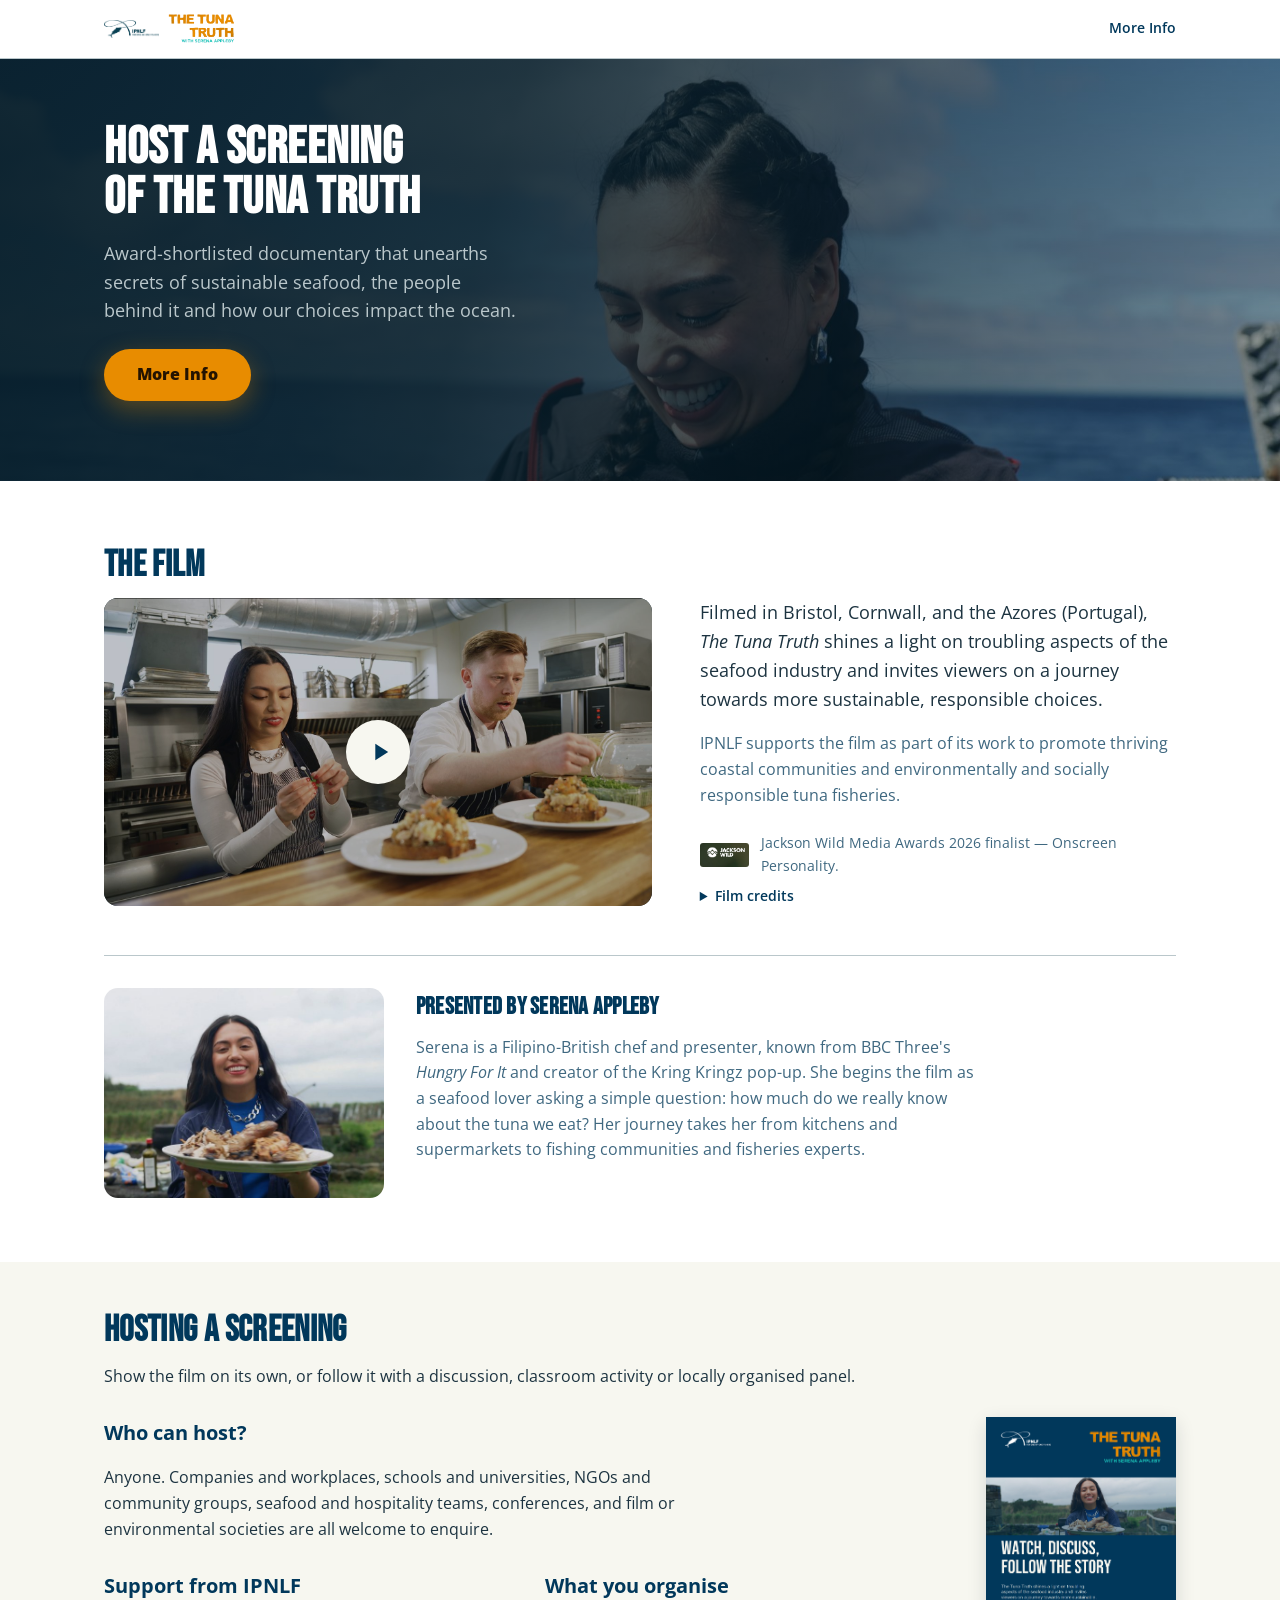
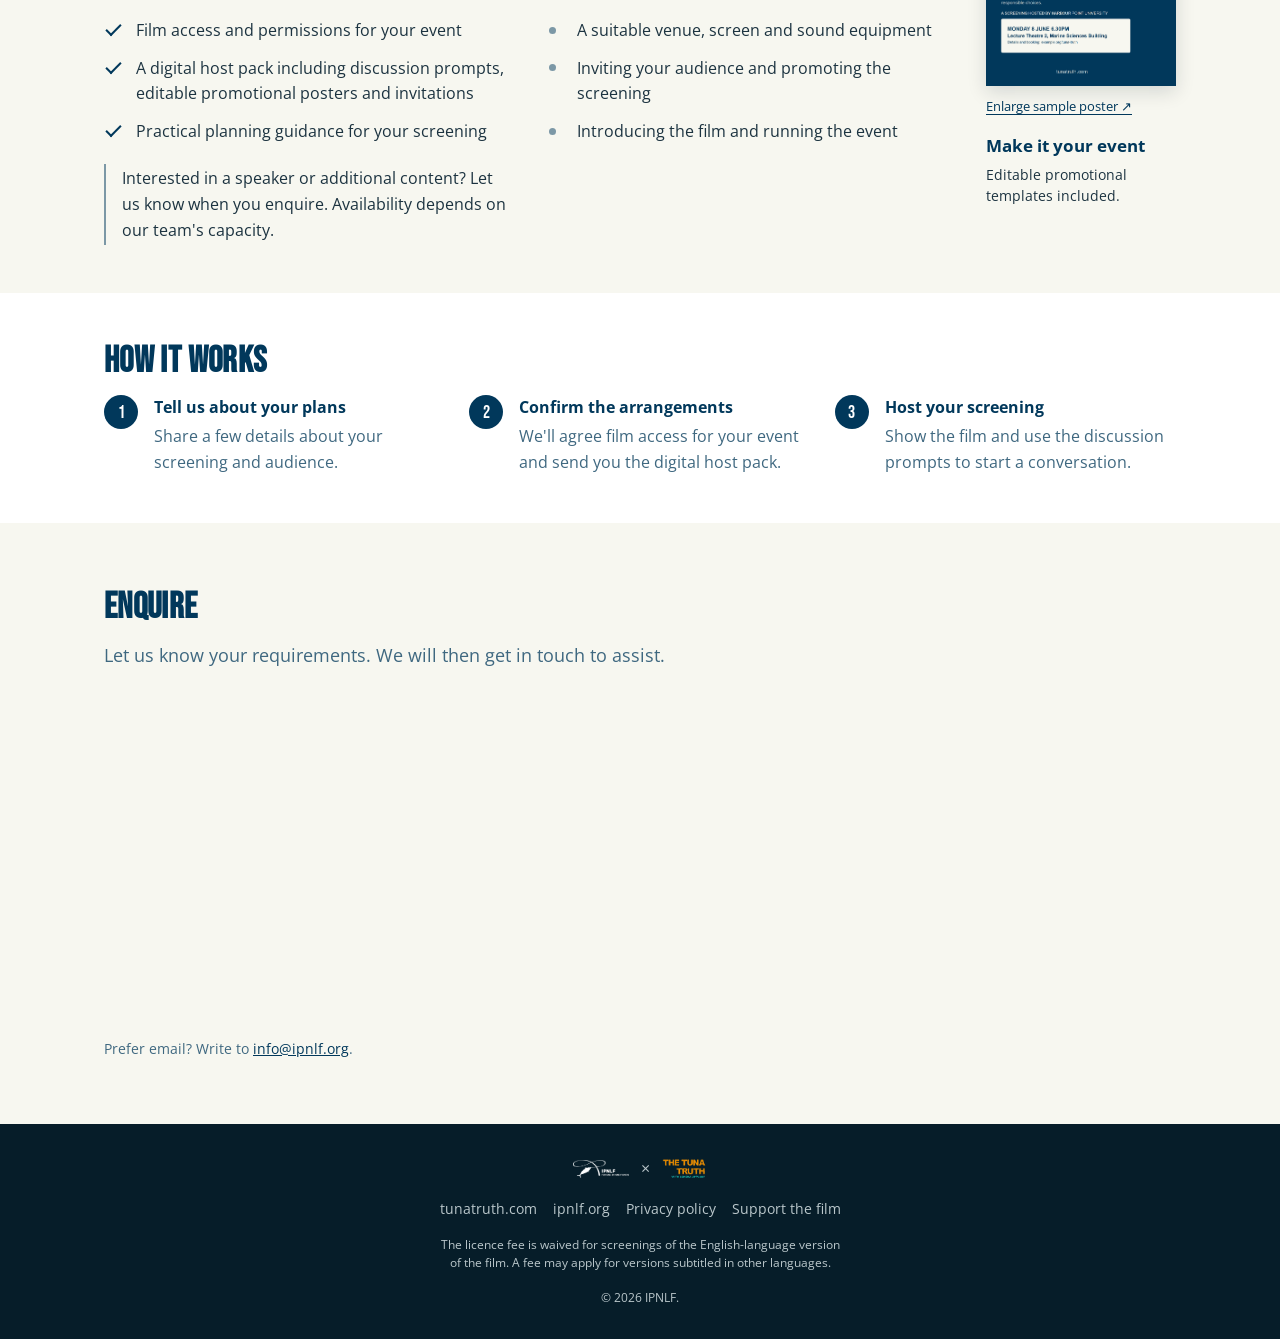
<file: index.html>
<!DOCTYPE html>
<html lang="en-GB">
<head>
<meta charset="utf-8">
<meta name="viewport" content="width=device-width, initial-scale=1">
<title>Host a screening of The Tuna Truth | IPNLF</title>
<meta name="description" content="Bring The Tuna Truth to your workplace, school, university or community. Tell us about your screening and we'll help you plan it.">

<!-- PROTOTYPE GUARD (2026-10-01) — this site is publicly readable but
     deliberately kept out of search results, because the copy on it has
     not been approved by IPNLF and the enquiry journey has not been
     verified end to end. There is a matching robots.txt at
     the repo root.
     REMOVE BOTH — this tag and robots.txt — as part of going live. -->
<meta name="robots" content="noindex, nofollow">

<!-- Open Graph / social sharing.
     These point at the GitHub Pages URL the prototype currently lives
     on. When a custom subdomain is set up (see README-screenings.md),
     change these two and canonicalUrl in config.js — they are the only
     self-referencing absolute URLs on the page; everything else is
     relative, so the folder works unchanged at a domain root or in a
     subfolder. -->
<meta property="og:type" content="website">
<meta property="og:title" content="Host a screening of The Tuna Truth">
<meta property="og:description" content="Bring the film to your workplace, school, university or community — and start a conversation about where tuna comes from.">
<meta property="og:image" content="https://ipnlf.github.io/tunatruth-screenings/assets/img/og-image.jpg">
<meta property="og:url" content="https://ipnlf.github.io/tunatruth-screenings/">
<meta name="twitter:card" content="summary_large_image">

<link rel="alternate" hreflang="en-GB" href="https://screenings.tunatruth.com/">
<link rel="alternate" hreflang="pt-PT" href="https://screenings.tunatruth.com/pt/">
<link rel="icon" type="image/svg+xml" href="assets/img/favicon.svg">
<link rel="stylesheet" href="assets/css/tokens.css">
<link rel="stylesheet" href="assets/css/screenings.css?v=20261021-fee">
</head>
<body>

<!-- Three separate mount points, not one flat #app div, so <header>
     and <footer> stay TOP-LEVEL siblings of <main> — nesting them
     inside <main> would silently strip their implicit banner /
     contentinfo landmark roles. Same fix the donation page carries. -->

<noscript>
  <!-- The page is rendered by JS, so with JS off there would otherwise
       be nothing here at all. This is the irreducible minimum: what the
       page is, and a route that actually reaches a human.
       NOTE: the address below is duplicated by hand from
       config.js fallbackEmail — if that changes, change it here too. -->
  <div style="max-width:640px;margin:40px auto;padding:0 24px;font-family:Arial,sans-serif;color:#1C3340;line-height:1.6;">
    <h1>Host a screening of The Tuna Truth</h1>
    <p>Bring the film to your workplace, school, university or community, and use it to start a conversation about the hidden impacts behind the tuna we buy.</p>
    <p>This page works best with JavaScript enabled. To ask about hosting a screening, email
      <a href="mailto:info@ipnlf.org">info@ipnlf.org</a> with your organisation, country,
      roughly how many people you expect and when you are thinking of.</p>
    <p><a href="https://www.tunatruth.com/">More about the film</a> · <a href="https://ipnlf.org">IPNLF</a></p>
  </div>
</noscript>

<div id="app-header"></div>
<main id="app-main"></main>
<div id="app-footer"></div>

<script src="assets/js/config.js?v=20261021-fee"></script>
<script src="assets/js/components.js?v=20261021-fee"></script>
<script>
  // Section order. Five sections, restructured 2026-10-01 from a
  // review: the film establishes itself, then the reader can judge
  // whether hosting is feasible, then how the process works, then
  // enquire. Changing the order is changing this array — nothing else
  // depends on it. See README.md.
  document.getElementById('app-header').innerHTML = TTS.header();
  document.getElementById('app-main').innerHTML = [
    TTS.hero(),
    TTS.filmSection(),
    TTS.hostingSection(),
    TTS.howItWorks(),
    TTS.requestForm(),
  ].join('');
  document.getElementById('app-footer').innerHTML = TTS.footer();
  TTS.initInteractions();
  // MUST come after the sections are rendered above: the Beacon SDK
  // scans the DOM for .beacon-form, and this page builds <main> at
  // runtime, so the container does not exist until the line above has
  // run. Loading the SDK from a <script> tag in the markup instead
  // would race it. See components.js requestForm().
  TTS.loadBeacon();
</script>

<!-- Cloudflare Web Analytics — same beacon token as the donation site,
     so traffic to both shows in one dashboard.
     KNOWN LIMIT (verified against Cloudflare's own Web Analytics FAQ):
     the free beacon supports page views and referrers ONLY — there is
     no custom-event API, so CTA clicks cannot be counted here. The
     brief's other measures (enquiry count, organisation type, country,
     audience size) come from the form service's own dashboard for
     free once an endpoint is chosen. See README-screenings.md
     "Measurement" — nothing fake is instrumented to paper over this. -->
<script type='module' src='https://static.cloudflareinsights.com/beacon.min.js' data-cf-beacon='{"token": "815903f9d9ef4758bc72cea958ed2183"}'></script>
</body>
</html>
</file>
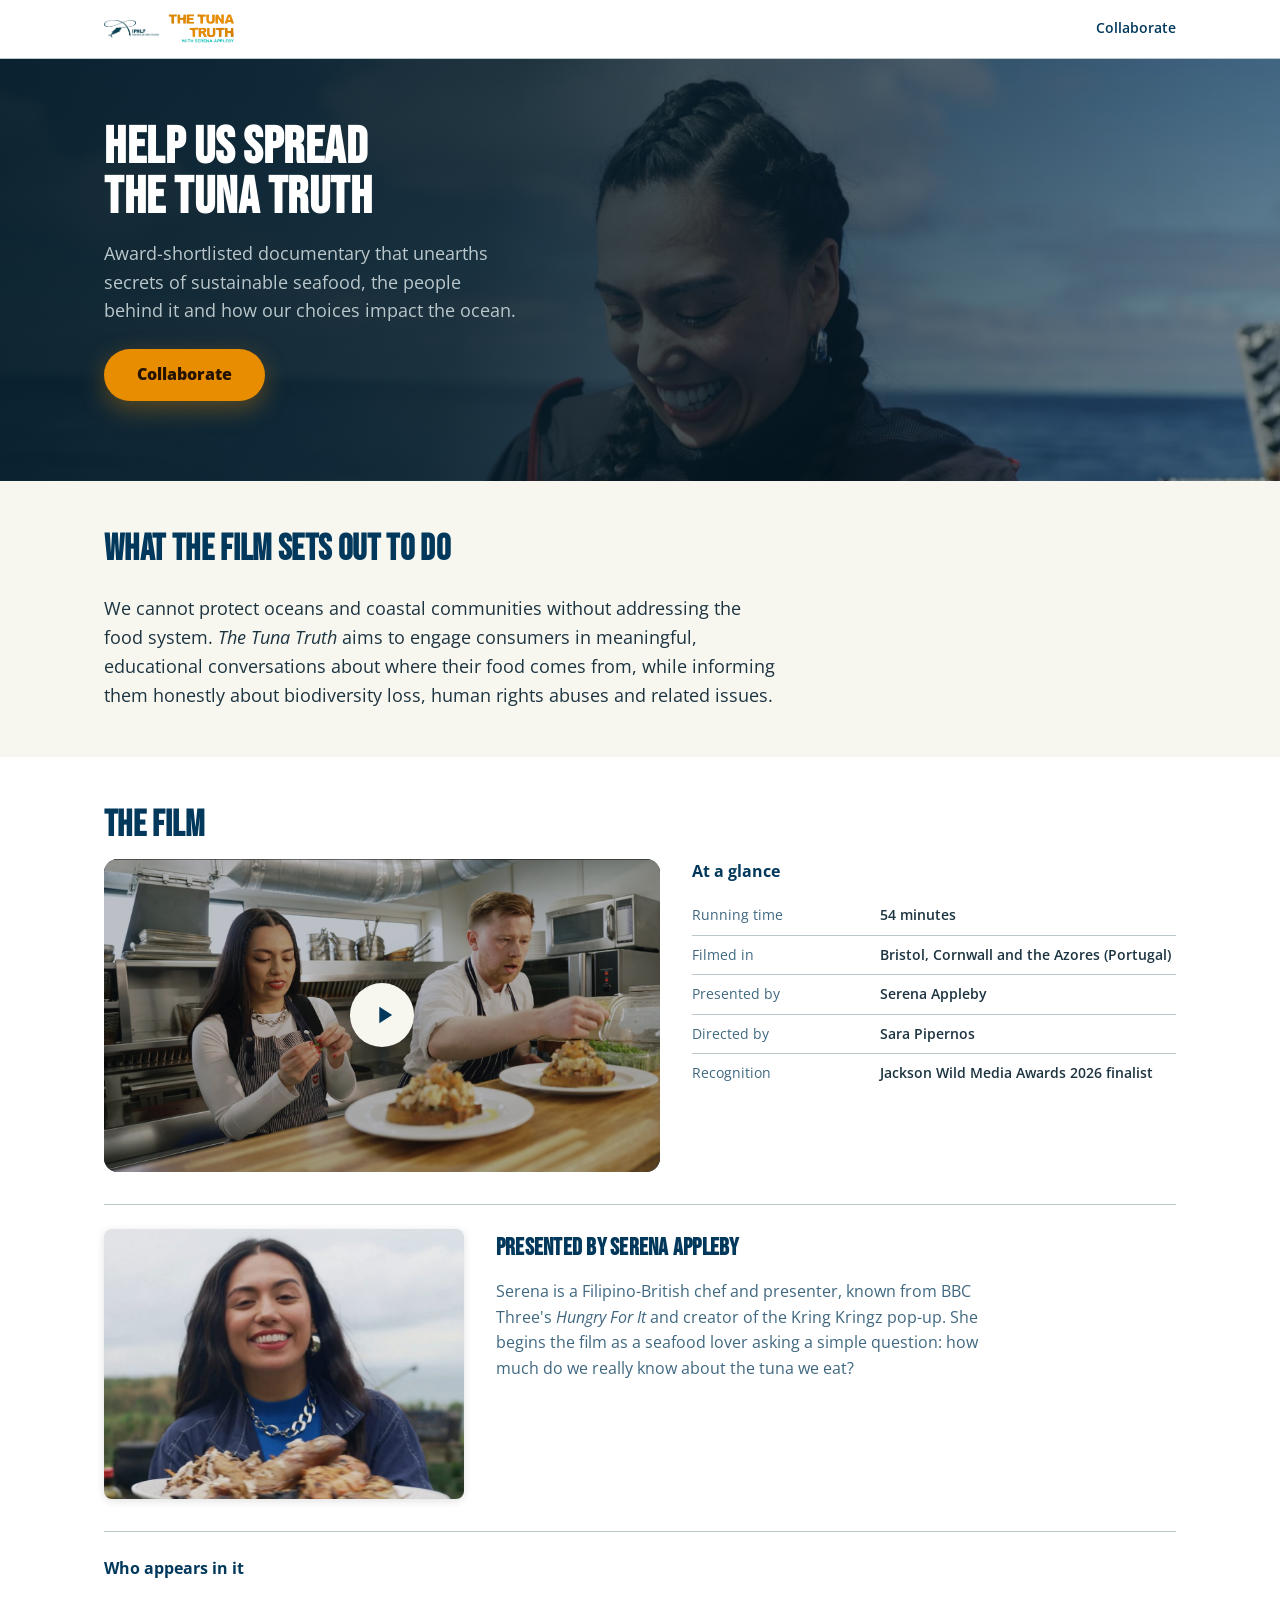
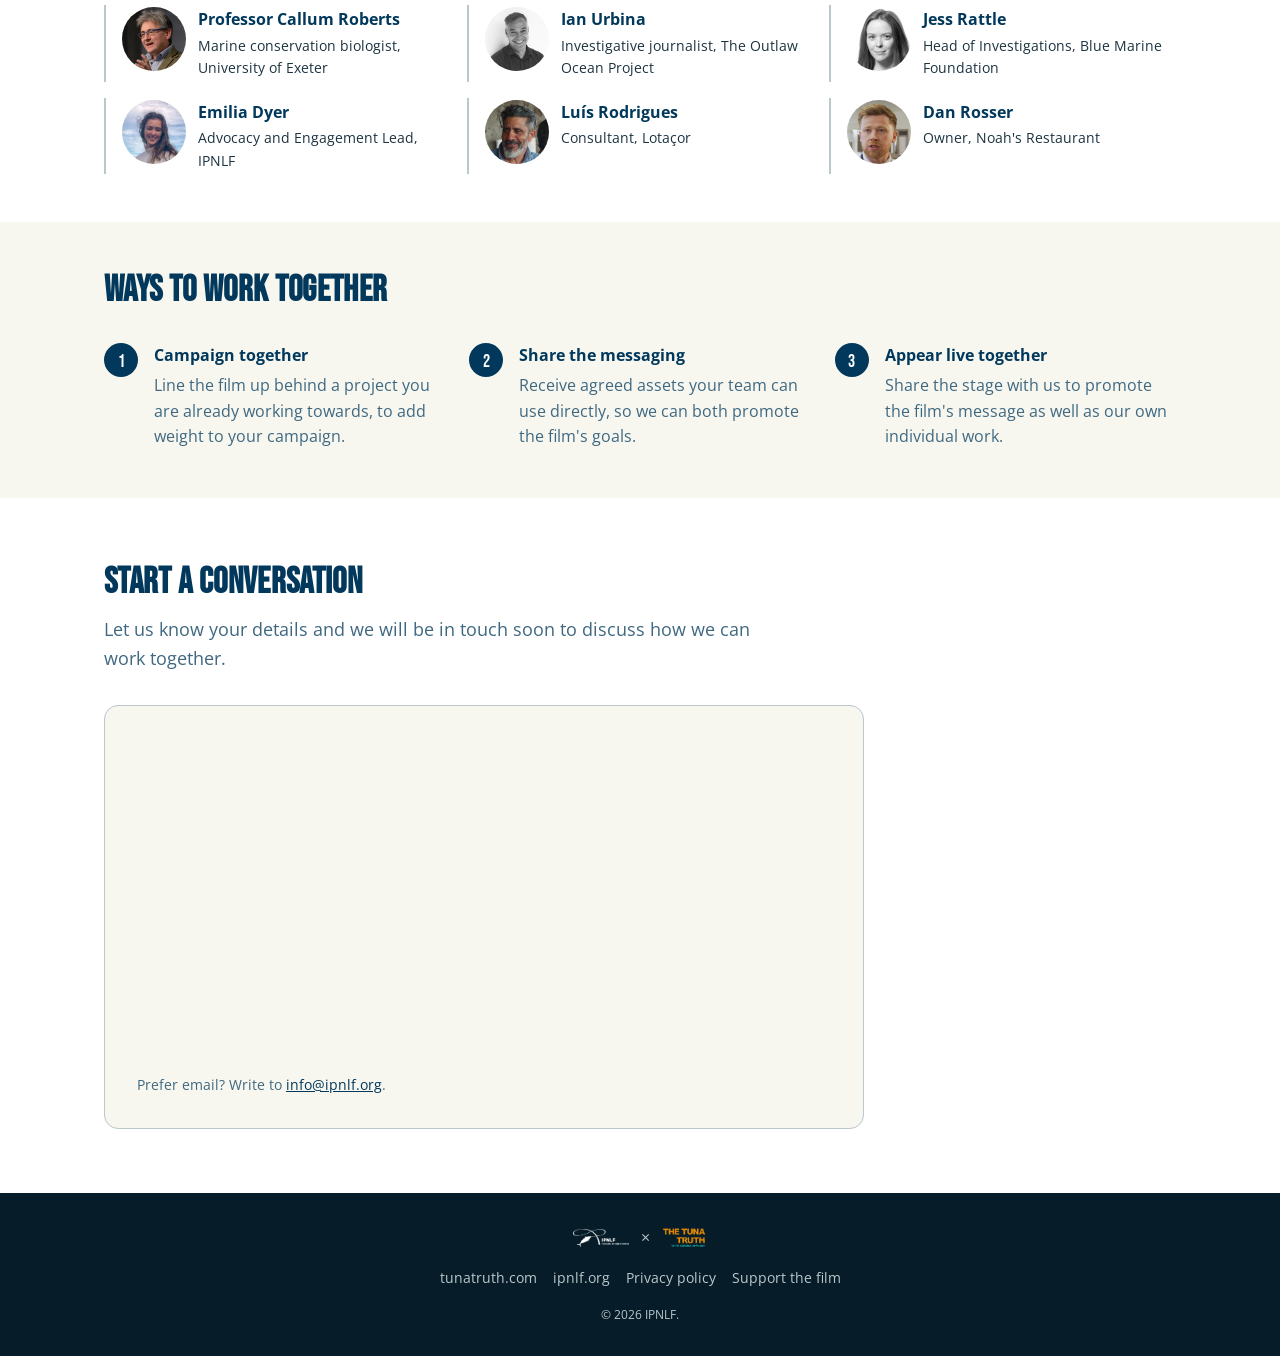
<file: ngo/index.html>
<!DOCTYPE html>
<html lang="en-GB">
<head>
<meta charset="utf-8">
<meta name="viewport" content="width=device-width, initial-scale=1">
<title>Help us spread The Tuna Truth | IPNLF</title>
<meta name="description" content="For NGOs and campaign partners: what The Tuna Truth sets out to do, who appears in it, and ways to work together.">

<!-- PROTOTYPE GUARD (2026-10-01) — this site is publicly readable but
     deliberately kept out of search results, because the copy on it has
     not been approved by IPNLF and the enquiry journey has not been
     verified end to end. There is a matching robots.txt at
     the repo root.
     REMOVE BOTH — this tag and robots.txt — as part of going live. -->
<meta name="robots" content="noindex, nofollow">

<!-- Open Graph / social sharing.
     These point at the GitHub Pages URL the prototype currently lives
     on. When a custom subdomain is set up (see README-screenings.md),
     change these two and canonicalUrl in config.js — they are the only
     self-referencing absolute URLs on the page; everything else is
     relative, so the folder works unchanged at a domain root or in a
     subfolder. -->
<meta property="og:type" content="website">
<meta property="og:title" content="Help us spread The Tuna Truth">
<meta property="og:description" content="A documentary on food systems, biodiversity and the people behind our seafood — and an open invitation to campaign alongside it.">
<meta property="og:image" content="https://screenings.tunatruth.com/assets/img/og-image.jpg">
<meta property="og:url" content="https://screenings.tunatruth.com/ngo/">
<meta name="twitter:card" content="summary_large_image">

<link rel="icon" type="image/svg+xml" href="../assets/img/favicon.svg">
<link rel="stylesheet" href="../assets/css/tokens.css">
<link rel="stylesheet" href="../assets/css/screenings.css?v=20261014-ngo36">
<link rel="stylesheet" href="../assets/css/ngo.css?v=20261014-ngo36">
</head>
<body class="ngo-page">

<!-- Three separate mount points, not one flat #app div, so <header>
     and <footer> stay TOP-LEVEL siblings of <main> — nesting them
     inside <main> would silently strip their implicit banner /
     contentinfo landmark roles. Same fix the donation page carries. -->

<noscript>
  <!-- The page is rendered by JS, so with JS off there would otherwise
       be nothing here at all. This is the irreducible minimum: what the
       page is, and a route that actually reaches a human.
       NOTE: the address below is duplicated by hand from
       config.js fallbackEmail — if that changes, change it here too. -->
  <div style="max-width:640px;margin:40px auto;padding:0 24px;font-family:Arial,sans-serif;color:#1C3340;line-height:1.6;">
    <h1>Help us spread The Tuna Truth</h1>
    <p>A documentary on food systems, biodiversity and the people behind our seafood. We are looking for NGO partners to campaign alongside it.</p>
    <p>This page works best with JavaScript enabled. To talk to us about working together, email
      <a href="mailto:info@ipnlf.org">info@ipnlf.org</a> with your organisation and what you have in mind.</p>
    <p><a href="https://www.tunatruth.com/">More about the film</a> · <a href="https://ipnlf.org">IPNLF</a></p>
  </div>
</noscript>

<div id="app-header"></div>
<main id="app-main"></main>
<div id="app-footer"></div>

<script src="../assets/js/config.ngo.js?v=20261014-ngo36"></script>
<script src="../assets/js/components.js?v=20261014-ngo36"></script>
<script src="../assets/js/components.ngo.js?v=20261014-ngo36"></script>
<script>
  // Shared chrome from components.js; the four middle sections are
  // specific to this page and live in components.ngo.js.
  document.getElementById('app-header').innerHTML = TTS.header();
  document.getElementById('app-main').innerHTML = [
    TTS.hero(),
    TTSN.goalSection(),
    TTSN.filmSection(),
    TTSN.collaborationSection(),
   
    TTS.requestForm(),
  ].join('');
  document.getElementById('app-footer').innerHTML = TTS.footer();
  TTS.initInteractions();
  // AFTER the sections are in the DOM — see components.js requestForm().
  TTS.loadBeacon();
</script>

<!-- Cloudflare Web Analytics — same beacon token as the donation site,
     so traffic to both shows in one dashboard.
     KNOWN LIMIT (verified against Cloudflare's own Web Analytics FAQ):
     the free beacon supports page views and referrers ONLY — there is
     no custom-event API, so CTA clicks cannot be counted here. The
     brief's other measures (enquiry count, organisation type, country,
     audience size) come from the form service's own dashboard for
     free once an endpoint is chosen. See README-screenings.md
     "Measurement" — nothing fake is instrumented to paper over this. -->
<script type='module' src='https://static.cloudflareinsights.com/beacon.min.js' data-cf-beacon='{"token": "815903f9d9ef4758bc72cea958ed2183"}'></script>
</body>
</html>
</file>
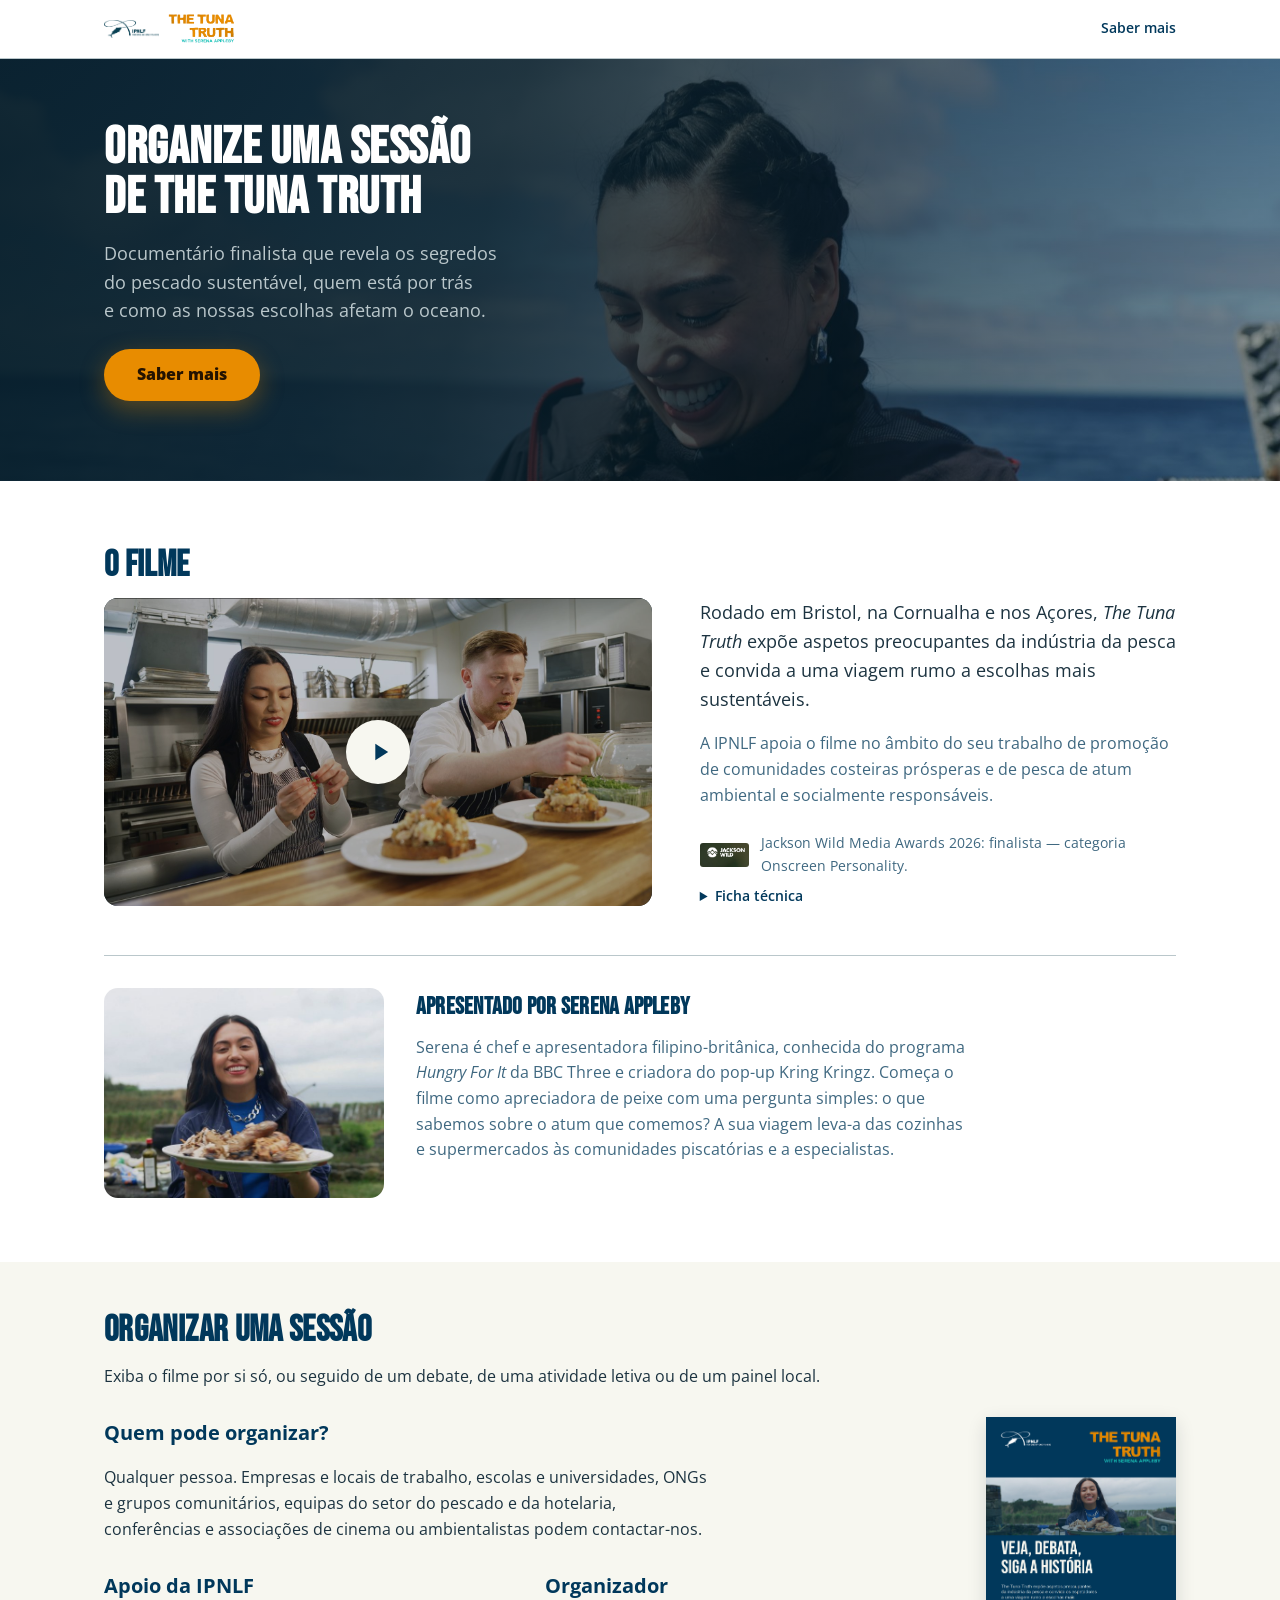
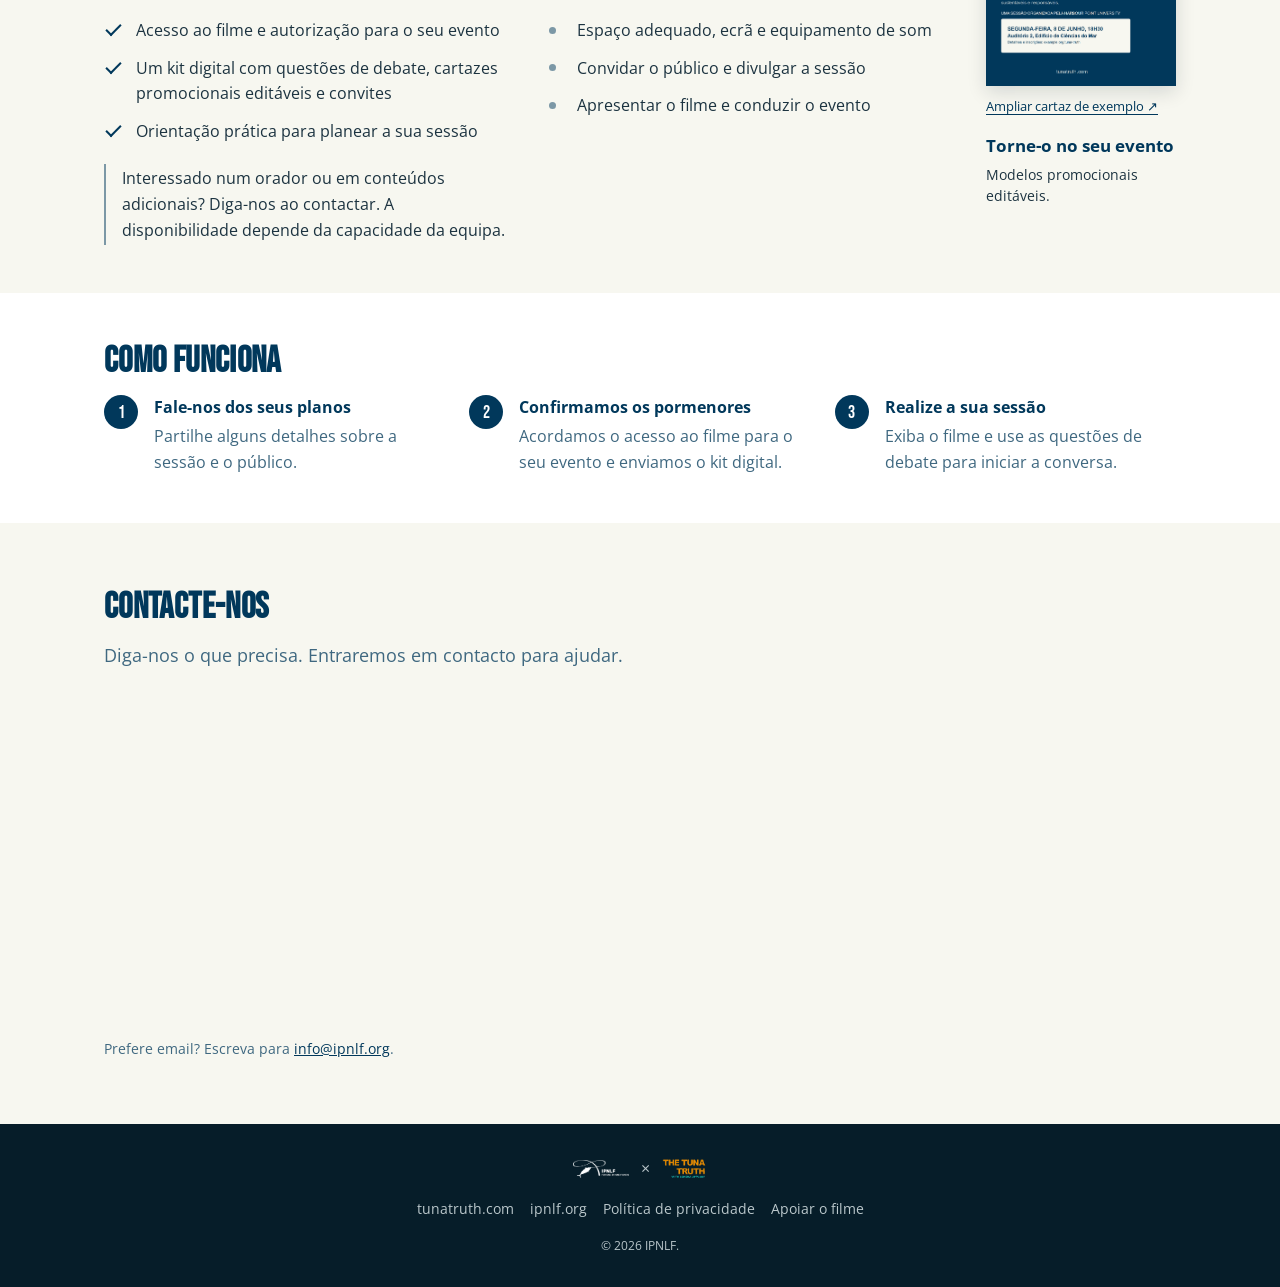
<file: pt/index.html>
<!DOCTYPE html>
<html lang="pt-PT">
<head>
<meta charset="utf-8">
<meta name="viewport" content="width=device-width, initial-scale=1">
<title>Organize uma sessão de The Tuna Truth | IPNLF</title>
<meta name="description" content="Leve The Tuna Truth ao seu local de trabalho, escola, universidade ou comunidade. Fale-nos da sua sessão e ajudamos a planeá-la.">

<!-- PROTOTYPE GUARD (2026-10-01) — this site is publicly readable but
     deliberately kept out of search results, because the copy on it has
     not been approved by IPNLF and the enquiry journey has not been
     verified end to end. There is a matching robots.txt at
     the repo root.
     REMOVE BOTH — this tag and robots.txt — as part of going live. -->
<meta name="robots" content="noindex, nofollow">

<!-- Open Graph / social sharing.
     These point at the GitHub Pages URL the prototype currently lives
     on. When a custom subdomain is set up (see README-screenings.md),
     change these two and canonicalUrl in config.js — they are the only
     self-referencing absolute URLs on the page; everything else is
     relative, so the folder works unchanged at a domain root or in a
     subfolder. -->
<meta property="og:type" content="website">
<meta property="og:title" content="Organize uma sessão de The Tuna Truth">
<meta property="og:description" content="Leve o filme ao seu local de trabalho, escola, universidade ou comunidade e inicie uma conversa sobre a origem do atum.">
<meta property="og:image" content="https://ipnlf.github.io/tunatruth-screenings/assets/img/og-image.jpg">
<meta property="og:url" content="https://screenings.tunatruth.com/pt/">
<meta name="twitter:card" content="summary_large_image">

<link rel="alternate" hreflang="en-GB" href="https://screenings.tunatruth.com/">
<link rel="alternate" hreflang="pt-PT" href="https://screenings.tunatruth.com/pt/">
<link rel="icon" type="image/svg+xml" href="../assets/img/favicon.svg">
<link rel="stylesheet" href="../assets/css/tokens.css">
<link rel="stylesheet" href="../assets/css/screenings.css?v=20261013-ptrev">
</head>
<body>

<!-- Three separate mount points, not one flat #app div, so <header>
     and <footer> stay TOP-LEVEL siblings of <main> — nesting them
     inside <main> would silently strip their implicit banner /
     contentinfo landmark roles. Same fix the donation page carries. -->

<noscript>
  <!-- The page is rendered by JS, so with JS off there would otherwise
       be nothing here at all. This is the irreducible minimum: what the
       page is, and a route that actually reaches a human.
       NOTE: the address below is duplicated by hand from
       config.js fallbackEmail — if that changes, change it here too. -->
  <div style="max-width:640px;margin:40px auto;padding:0 24px;font-family:Arial,sans-serif;color:#1C3340;line-height:1.6;">
    <h1>Organize uma sessão de The Tuna Truth</h1>
    <p>Leve o filme ao seu local de trabalho, escola, universidade ou comunidade e use-o para iniciar uma conversa sobre os impactos ocultos do atum que compramos.</p>
    <p>Esta página funciona melhor com o JavaScript ativado. Para saber mais sobre organizar uma sessão, escreva para
      <a href="mailto:info@ipnlf.org">info@ipnlf.org</a> indicando a sua organização, o país,
      quantas pessoas espera receber e quando pensa realizar a sessão.</p>
    <p><a href="https://www.tunatruth.com/">Mais sobre o filme</a> · <a href="https://ipnlf.org">IPNLF</a></p>
  </div>
</noscript>

<div id="app-header"></div>
<main id="app-main"></main>
<div id="app-footer"></div>

<script src="../assets/js/config.pt.js?v=20261013-ptrev"></script>
<script src="../assets/js/components.js?v=20261013-ptrev"></script>
<script>
  // Section order. Five sections, restructured 2026-10-01 from a
  // review: the film establishes itself, then the reader can judge
  // whether hosting is feasible, then how the process works, then
  // enquire. Changing the order is changing this array — nothing else
  // depends on it. See README.md.
  document.getElementById('app-header').innerHTML = TTS.header();
  document.getElementById('app-main').innerHTML = [
    TTS.hero(),
    TTS.filmSection(),
    TTS.hostingSection(),
    TTS.howItWorks(),
    TTS.requestForm(),
  ].join('');
  document.getElementById('app-footer').innerHTML = TTS.footer();
  TTS.initInteractions();
  // MUST come after the sections are rendered above: the Beacon SDK
  // scans the DOM for .beacon-form, and this page builds <main> at
  // runtime, so the container does not exist until the line above has
  // run. Loading the SDK from a <script> tag in the markup instead
  // would race it. See components.js requestForm().
  TTS.loadBeacon();
</script>

<!-- Cloudflare Web Analytics — same beacon token as the donation site,
     so traffic to both shows in one dashboard.
     KNOWN LIMIT (verified against Cloudflare's own Web Analytics FAQ):
     the free beacon supports page views and referrers ONLY — there is
     no custom-event API, so CTA clicks cannot be counted here. The
     brief's other measures (enquiry count, organisation type, country,
     audience size) come from the form service's own dashboard for
     free once an endpoint is chosen. See README-screenings.md
     "Measurement" — nothing fake is instrumented to paper over this. -->
<script type='module' src='https://static.cloudflareinsights.com/beacon.min.js' data-cf-beacon='{"token": "815903f9d9ef4758bc72cea958ed2183"}'></script>
</body>
</html>
</file>
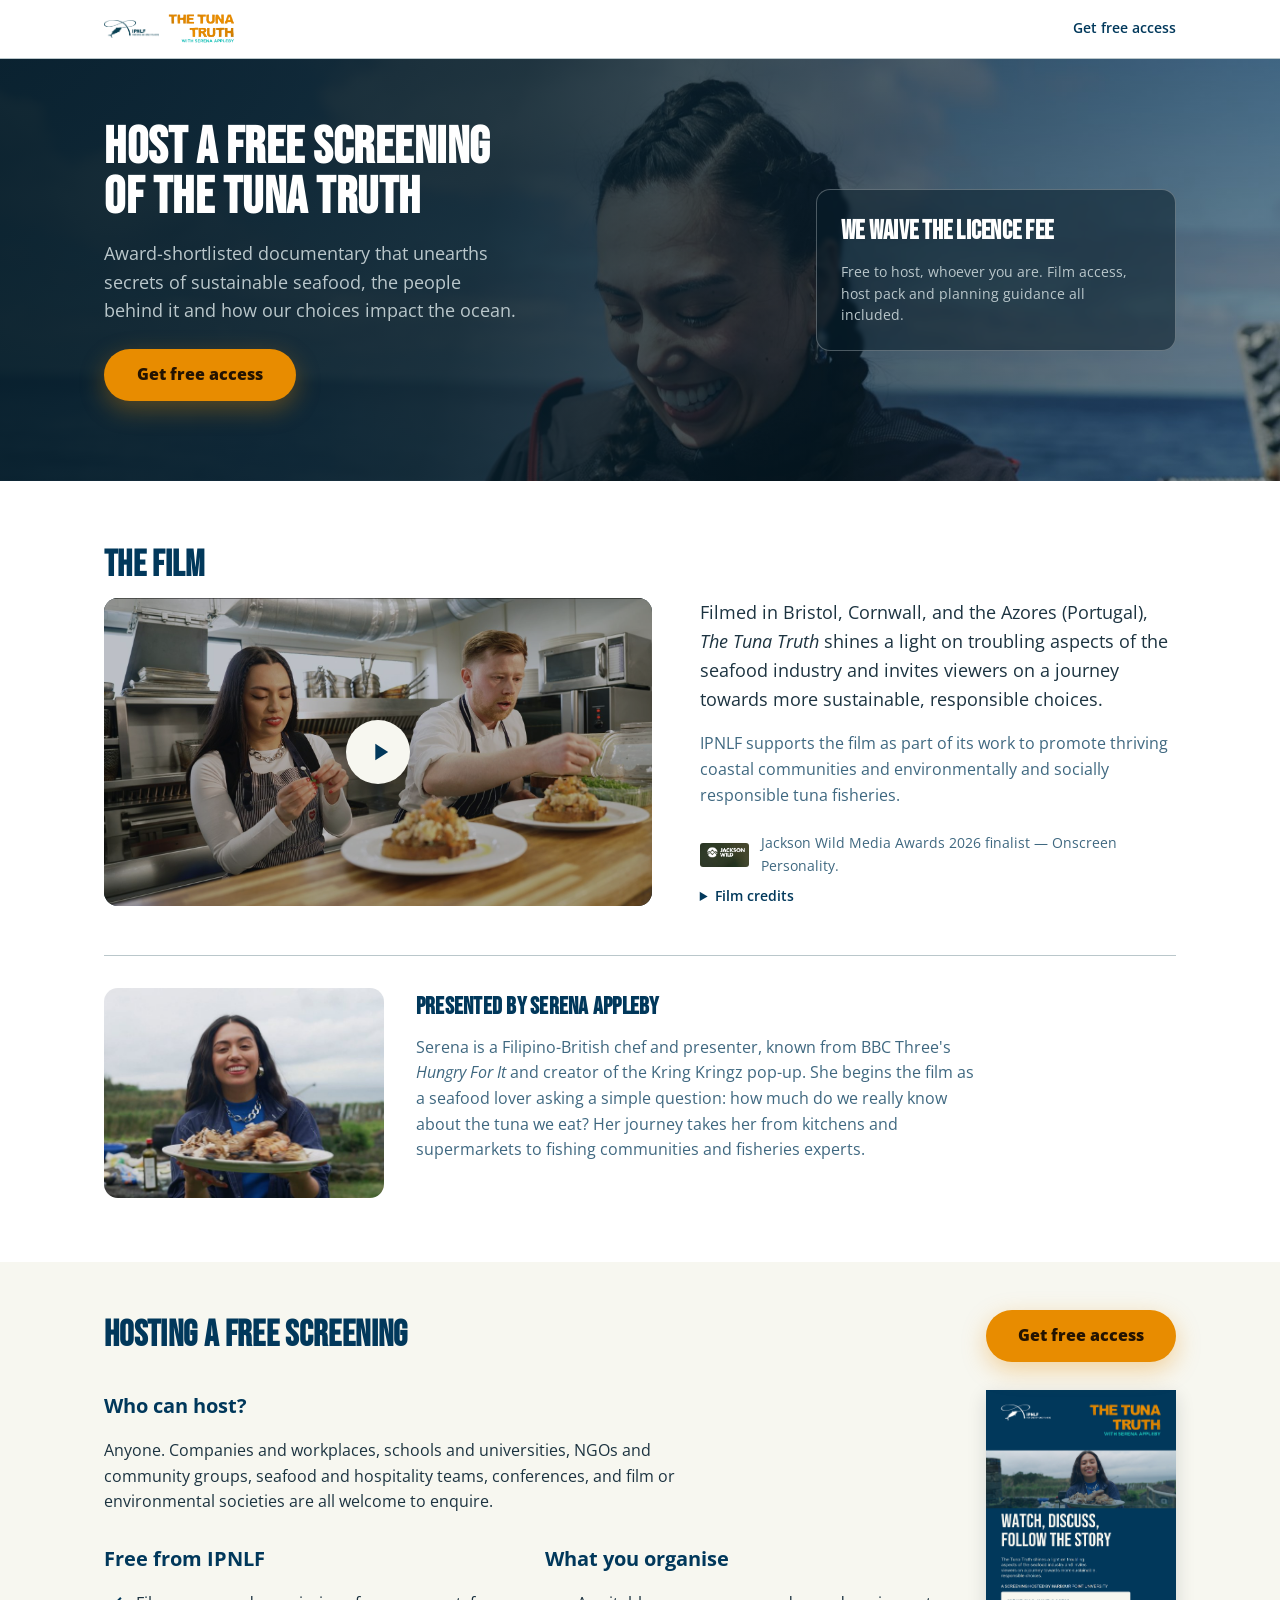
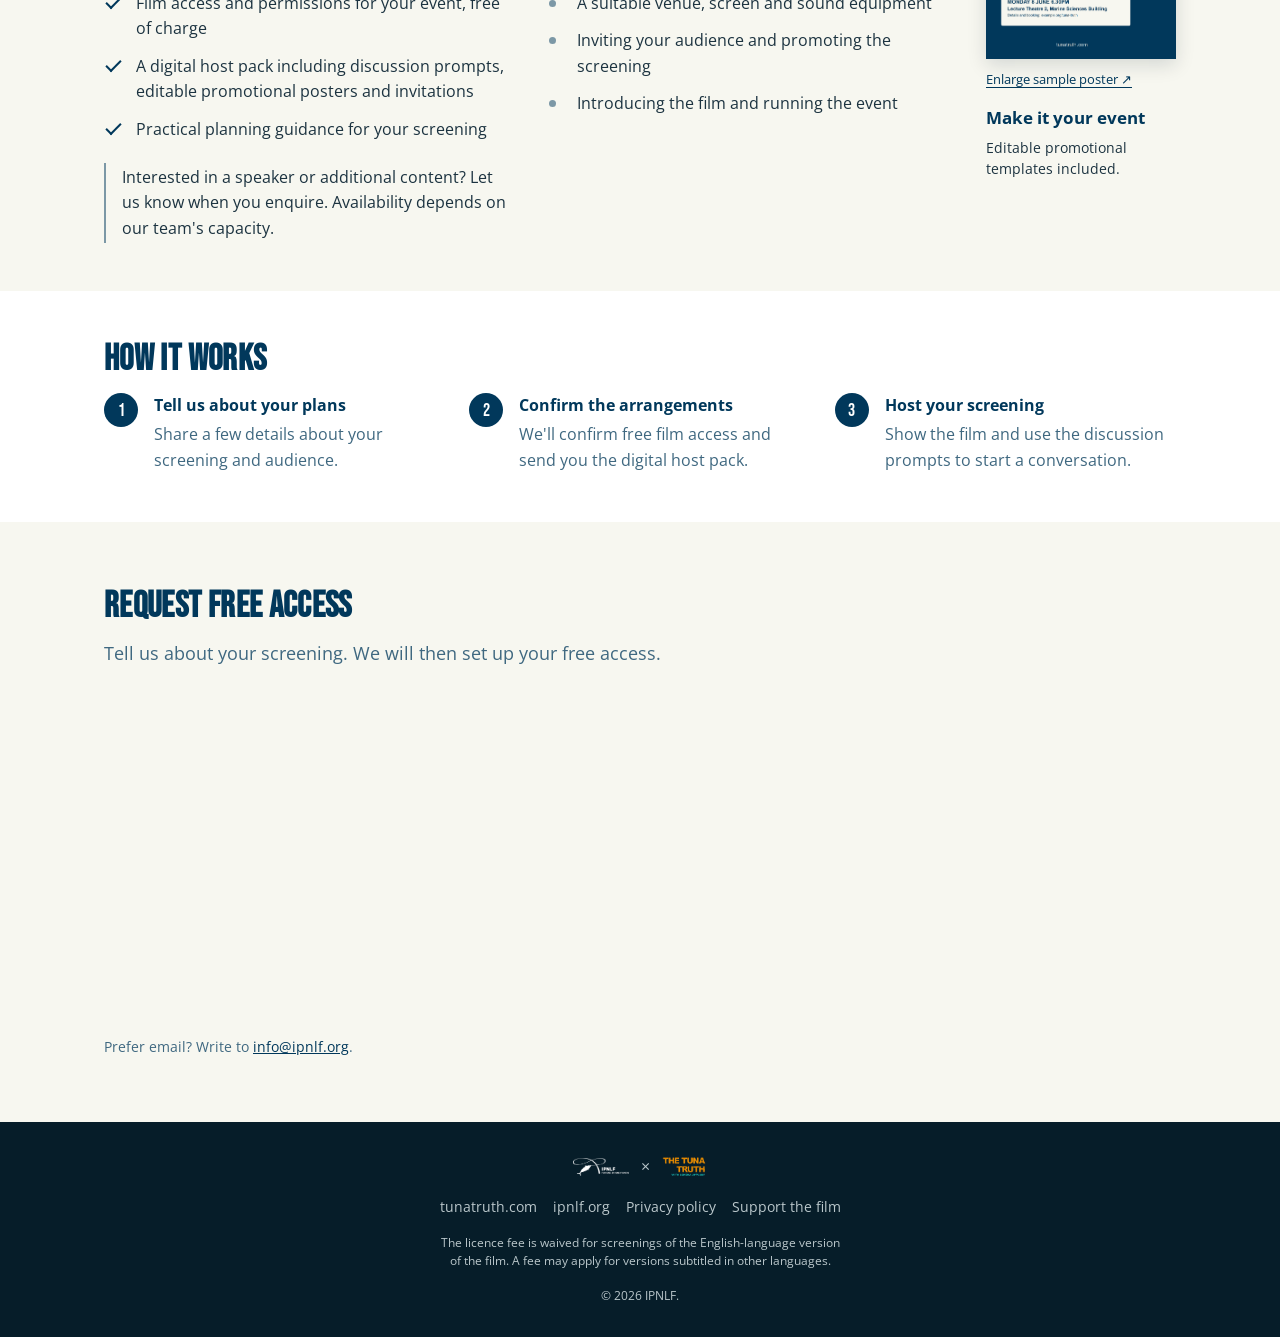
<file: screening-offer/index.html>
<!DOCTYPE html>
<html lang="en-GB">
<head>
<meta charset="utf-8">
<meta name="viewport" content="width=device-width, initial-scale=1">
<title>Host a free screening of The Tuna Truth | IPNLF</title>
<meta name="description" content="Host a free screening of The Tuna Truth at your workplace, school, university or community. Free film access and a digital host pack.">

<!-- PROTOTYPE GUARD (2026-10-01) — this site is publicly readable but
     deliberately kept out of search results, because the copy on it has
     not been approved by IPNLF and the enquiry journey has not been
     verified end to end. There is a matching robots.txt at
     the repo root.
     REMOVE BOTH — this tag and robots.txt — as part of going live. -->
<meta name="robots" content="noindex, nofollow">

<!-- Open Graph / social sharing.
     These point at the GitHub Pages URL the prototype currently lives
     on. When a custom subdomain is set up (see README-screenings.md),
     change these two and canonicalUrl in config.js — they are the only
     self-referencing absolute URLs on the page; everything else is
     relative, so the folder works unchanged at a domain root or in a
     subfolder. -->
<meta property="og:type" content="website">
<meta property="og:title" content="Host a free screening of The Tuna Truth">
<meta property="og:description" content="Bring the film to your workplace, school, university or community — and start a conversation about where tuna comes from.">
<meta property="og:image" content="https://ipnlf.github.io/tunatruth-screenings/assets/img/og-image.jpg">
<meta property="og:url" content="https://screenings.tunatruth.com/screening-offer/">
<meta name="twitter:card" content="summary_large_image">

<link rel="alternate" hreflang="en-GB" href="https://screenings.tunatruth.com/">
<link rel="alternate" hreflang="pt-PT" href="https://screenings.tunatruth.com/pt/">
<link rel="icon" type="image/svg+xml" href="../assets/img/favicon.svg">
<link rel="stylesheet" href="../assets/css/tokens.css">
<link rel="stylesheet" href="../assets/css/screenings.css?v=20261021-fee">
</head>
<body>

<!-- Three separate mount points, not one flat #app div, so <header>
     and <footer> stay TOP-LEVEL siblings of <main> — nesting them
     inside <main> would silently strip their implicit banner /
     contentinfo landmark roles. Same fix the donation page carries. -->

<noscript>
  <!-- The page is rendered by JS, so with JS off there would otherwise
       be nothing here at all. This is the irreducible minimum: what the
       page is, and a route that actually reaches a human.
       NOTE: the address below is duplicated by hand from
       config.js fallbackEmail — if that changes, change it here too. -->
  <div style="max-width:640px;margin:40px auto;padding:0 24px;font-family:Arial,sans-serif;color:#1C3340;line-height:1.6;">
    <h1>Host a free screening of The Tuna Truth</h1>
    <p>Bring the film to your workplace, school, university or community, and use it to start a conversation about the hidden impacts behind the tuna we buy.</p>
    <p>This page works best with JavaScript enabled. To ask about hosting a screening, email
      <a href="mailto:info@ipnlf.org">info@ipnlf.org</a> with your organisation, country,
      roughly how many people you expect and when you are thinking of.</p>
    <p><a href="https://www.tunatruth.com/">More about the film</a> · <a href="https://ipnlf.org">IPNLF</a></p>
  </div>
</noscript>

<div id="app-header"></div>
<main id="app-main"></main>
<div id="app-footer"></div>

<script src="../assets/js/config.offer.js?v=20261021-fee"></script>
<script src="../assets/js/components.js?v=20261021-fee"></script>
<script>
  // Section order. Five sections, restructured 2026-10-01 from a
  // review: the film establishes itself, then the reader can judge
  // whether hosting is feasible, then how the process works, then
  // enquire. Changing the order is changing this array — nothing else
  // depends on it. See README.md.
  document.getElementById('app-header').innerHTML = TTS.header();
  document.getElementById('app-main').innerHTML = [
    TTS.hero(),
    TTS.filmSection(),
    TTS.hostingSection(),
    TTS.howItWorks(),
    TTS.requestForm(),
  ].join('');
  document.getElementById('app-footer').innerHTML = TTS.footer();
  TTS.initInteractions();
  // MUST come after the sections are rendered above: the Beacon SDK
  // scans the DOM for .beacon-form, and this page builds <main> at
  // runtime, so the container does not exist until the line above has
  // run. Loading the SDK from a <script> tag in the markup instead
  // would race it. See components.js requestForm().
  TTS.loadBeacon();
</script>

<!-- Cloudflare Web Analytics — same beacon token as the donation site,
     so traffic to both shows in one dashboard.
     KNOWN LIMIT (verified against Cloudflare's own Web Analytics FAQ):
     the free beacon supports page views and referrers ONLY — there is
     no custom-event API, so CTA clicks cannot be counted here. The
     brief's other measures (enquiry count, organisation type, country,
     audience size) come from the form service's own dashboard for
     free once an endpoint is chosen. See README-screenings.md
     "Measurement" — nothing fake is instrumented to paper over this. -->
<script type='module' src='https://static.cloudflareinsights.com/beacon.min.js' data-cf-beacon='{"token": "815903f9d9ef4758bc72cea958ed2183"}'></script>
</body>
</html>
</file>
<file: assets/css/tokens.css>
/* ============================================================
   TUNATRUTH SCREENINGS — DESIGN TOKENS
   DERIVED FROM /assets/css/tokens.css (the donation page).
   Kept as a separate physical copy, deliberately: the intended
   production home for this page is its own subdomain/repo
   (screenings.tunatruth.com), so this folder has to stand alone.
   TRADE-OFF, accepted knowingly: brand changes now have to be
   made in two places. There is no build step to share a file
   between two GitHub Pages sites without inventing one.
   Diffs from the donation page's copy are marked "SCREENINGS:".
   ============================================================ */
@import url("https://fonts.googleapis.com/css2?family=Bebas+Neue&family=Open+Sans:ital,wght@0,400;0,500;0,600;0,700;0,800;1,400;1,600&display=swap");

:root {
  /* ---- IPNLF brand core (unchanged from other IPNLF sites) ---- */
  --ipnlf-deep:    #0C465B;
  --ipnlf-teal:    #27AD9C;
  --ipnlf-ocean:   #5CA1B9;
  --ipnlf-orange:  #E88C33;
  --ipnlf-gold:    #F6AE2D;
  --ipnlf-teal-deep:  #146E64;
  /* SCREENINGS: sampled from the "with Serena Appleby" text baked into
     tunatruth-logo.png — a brighter, more cyan teal than --ipnlf-teal.
     Kept separate so it stays an exact match to the wordmark. */
  --tunatruth-teal: #10CBB2;

  /* ---- TUNA TRUTH brand palette (supplied by IPNLF, 2026-10-08) ----
     SCREENINGS: the film's own palette. Cool blue-greys with one warm
     accent and a cream page tone. There is no gold or orange in it, so
     the page's warm notes now come from coral alone, and it stays the
     single action colour. Mid grey is deliberately NOT used for body
     text: at 2.83:1 on cream it fails WCAG AA. */
  --tt-cream:      #F7F7F0;
  --tt-grey-light: #BAC7CB;
  --tt-grey-mid:   #7C98A6;
  --tt-grey-dark:  #3F6880;
  --tt-blue-deep:  #01385B;
  --tt-coral:      #D96C4A;
  /* The orange baked into the film's own wordmark. Not part of the six
     supplied colours, but it is already on every page in the logo, so
     using it for the action ties the two together rather than adding a
     seventh colour from nowhere. */
  --tt-logo-orange: #E88C00;

  /* ---- Cinematic surface (TunaTruth-specific, campaign feel) ---- */
  /* SCREENINGS: tinted towards --tt-blue-deep rather than neutral
     black, so the dark sections read as the same family as the rest. */
  --cinema-black:   #061D29;
  --cinema-panel:   #0D2B3C;
  --cinema-line:    rgba(255,255,255,0.12);

  /* ---- Neutrals ---- */
  --ipnlf-ink:     #0E0705;
  --ipnlf-slate:   #4A5A60;
  --ipnlf-mist:    #C2D0D0;
  --ipnlf-foam:    #EEF4F4;
  --ipnlf-white:   #FFFFFF;

  /* ---- Semantic text ---- */
  /* SCREENINGS: headings are deep blue rather than near-black, and the
     muted tone is the palette's dark grey (5.57:1 on cream, AA pass). */
  --text-strong:       var(--tt-blue-deep);
  --text-body:         #1C3340;
  --text-muted:        var(--tt-grey-dark);
  --text-on-dark:      var(--ipnlf-white);
  --text-on-dark-soft: var(--tt-grey-light);
  --text-link:         var(--tt-blue-deep);

  /* ---- Semantic surfaces ---- */
  --surface-page:  var(--ipnlf-white);
  --surface-soft:  var(--tt-cream);
  --surface-dark:  var(--cinema-black);
  --surface-panel: var(--cinema-panel);

  /* ---- Borders ---- */
  --border-subtle:  var(--tt-grey-light);
  --border-on-dark: var(--cinema-line);

  /* ---- Brand actions ----
     The donate CTA deliberately uses the warm gold/orange pair, not the
     teal used for informational links elsewhere, so it reads as the one
     actionable thing on the screen rather than blending with nav/body links. */
  --brand-primary:   var(--tt-blue-deep);
  --brand-secondary: var(--tt-grey-dark);
  /* SCREENINGS: the action is the logo's own orange with a deep warm
     near-black label — 6.73:1 against the hero ground and 7.00:1 for
     the label, so it is both the warmest and one of the highest
     contrast things on the page. It also matches the wordmark sitting
     directly above it, which coral never did. */
  --cta-bg:          var(--tt-logo-orange);
  --cta-bg-hover:    #FFA01F;
  --cta-text:        #241300;

  /* ---- Type ---- */
  --font-display: "Bebas Neue", "Anton", "Oswald", sans-serif;
  --font-text:    "Open Sans", "Helvetica Neue", Arial, sans-serif;

  --fs-display-lg: 3.25rem;
  --fs-display-md: 2.5rem;
  --fs-h1: 2rem;
  --fs-h2: 1.5rem;
  --fs-h3: 1.2rem;
  --fs-body-lg: 1.125rem;
  --fs-body: 1rem;
  --fs-body-sm: 0.875rem;
  --fs-caption: 0.75rem;
  --fs-overline: 0.8125rem;

  --lh-display: 0.96;
  --lh-heading: 1.15;
  --lh-snug: 1.35;
  --lh-body: 1.6;

  --ls-display: 0.01em;
  --ls-overline: 0.14em;

  /* ---- Spacing (8px base) ---- */
  --space-1: 0.25rem;
  --space-2: 0.5rem;
  --space-3: 0.75rem;
  --space-4: 1rem;
  --space-5: 1.5rem;
  --space-6: 2rem;
  --space-7: 3rem;
  --space-8: 4rem;

  /* ---- Radii ---- */
  --radius-sm: 8px;
  --radius-md: 14px;
  --radius-lg: 20px;
  --radius-pill: 999px;

  /* ---- Shadows ---- */
  --shadow-sm: 0 2px 8px rgba(0,0,0,0.12);
  --shadow-md: 0 10px 30px rgba(0,0,0,0.22);
  --shadow-cta: 0 8px 24px rgba(232,140,0,0.35);

  /* ---- Layout ---- */
  --container-max: 1120px;
  --container-narrow: 640px;
  --container-donate: 420px;
}
</file>
<file: assets/css/screenings.css>
/* ============================================================
   TUNATRUTH SCREENINGS — COMPONENTS
   Mobile-first. Shares the donation page's visual language
   (tokens, Bebas display type, cinematic dark + warm gold
   accent) but not its layout: that page is one conversion box,
   this one is an editorial read with a form at the end.

   Section rhythm is the main structural device — alternating
   white / cinematic dark / soft-foam surfaces do the section
   differentiation the brief asks for, so the page does not need
   a card grid in every section. There is exactly ONE card grid
   ("Why host"); everything else is a list, a checklist, numbered
   steps or straight editorial columns.
   ============================================================ */

* { box-sizing: border-box; }
html { scroll-behavior: smooth; }

body {
  margin: 0;
  background: var(--surface-page);
  color: var(--text-body);
  font-family: var(--font-text);
  font-size: var(--fs-body);
  line-height: var(--lh-body);
  -webkit-font-smoothing: antialiased;
  /* Backstop against horizontal overflow at 320px — nothing here is
     meant to need sideways scrolling. */
  overflow-x: hidden;
}

img { max-width: 100%; display: block; }
a { color: var(--text-link); }

/* Anchor targets sit under nothing sticky, but leave a little air so a
   jumped-to heading is not flush against the viewport edge. */
[id] { scroll-margin-top: var(--space-5); }

.tt-container {
  max-width: var(--container-max);
  margin: 0 auto;
  padding: 0 var(--space-5);
}

@media (prefers-reduced-motion: reduce) {
  html { scroll-behavior: auto; }
  * { animation-duration: 0.01ms !important; transition-duration: 0.01ms !important; }
}

/* ---- logos (same treatment as the donation page) ---- */
.tt-logo { display: block; width: auto; }
.tt-logo--ipnlf.tt-logo--xs { height: 18px; }
.tt-logo--ipnlf.tt-logo--sm { height: 26px; }
.tt-logo--tunatruth.tt-logo--xs { height: 22px; }
.tt-logo--tunatruth.tt-logo--sm { height: 34px; }

/* IPNLF's real logo is dark navy on transparent, made for light
   backgrounds — this chip gives it a light patch wherever it has to
   sit on a dark surface. */
.tt-logo-chip {
  display: inline-flex;
  align-items: center;
  background: var(--ipnlf-white);
  padding: var(--space-1) var(--space-2);
  border-radius: var(--radius-sm);
}

/* ---- header ---- */
.tt-header {
  background: var(--surface-page);
  border-bottom: 1px solid var(--border-subtle);
}
.tt-header__inner {
  display: flex;
  align-items: center;
  justify-content: space-between;
  gap: var(--space-4);
  padding-top: var(--space-3);
  padding-bottom: var(--space-3);
  flex-wrap: wrap;
}
.tt-lockup { display: flex; align-items: center; gap: var(--space-2); flex-wrap: wrap; }
.tt-header__link {
  color: var(--brand-primary);
  font-size: var(--fs-body-sm);
  font-weight: 600;
  text-decoration: none;
  border-bottom: 1px solid transparent;
  white-space: nowrap;
}
.tt-header__link:hover { border-bottom-color: currentColor; }

/* ---- buttons ---- */
.tts-btn {
  display: inline-block;
  padding: var(--space-3) var(--space-6);
  border-radius: var(--radius-pill);
  font-family: var(--font-text);
  font-size: var(--fs-body);
  font-weight: 800;
  text-align: center;
  text-decoration: none;
  cursor: pointer;
  border: 1px solid transparent;
  transition: background 0.15s, color 0.15s, transform 0.1s;
}
/* The cream pill is reserved for the ONE primary action on this page
   (the hero CTA and the form's submit are the same action, stated
   twice) — the same discipline the donation page uses for Donate. */
.tts-btn--primary {
  background: var(--cta-bg);
  color: var(--cta-text);
  box-shadow: var(--shadow-cta);
}
.tts-btn--primary:hover { background: var(--cta-bg-hover); }
.tts-btn--primary:active { transform: translateY(1px); }
.tts-btn--primary:disabled {
  background: var(--border-subtle);
  color: var(--text-muted);
  box-shadow: none;
  cursor: not-allowed;
}
.tts-btn--ghost {
  background: transparent;
  color: var(--ipnlf-white);
  border-color: rgba(255,255,255,0.45);
  font-weight: 600;
}
.tts-btn--ghost:hover { background: rgba(255,255,255,0.10); border-color: var(--ipnlf-white); }

/* ---- hero ----------------------------------------------------
   The still carries the visual weight; the scrim is heavier on the
   left, where the type sits, so the headline stays legible whatever
   the frame is doing behind it. */
.tts-hero {
  background-color: var(--surface-dark);
  background-image:
    linear-gradient(105deg, rgba(6,29,41,0.94) 0%, rgba(6,29,41,0.86) 38%, rgba(6,29,41,0.55) 70%, rgba(6,29,41,0.35) 100%),
    url("../img/hero-photo.jpg");
  background-size: cover;
  background-position: center 32%;
  color: var(--text-on-dark);
}
.tts-hero__inner { padding-top: var(--space-7); padding-bottom: var(--space-7); }
@media (min-width: 860px) {
  .tts-hero__inner { padding-top: var(--space-8); padding-bottom: var(--space-8); max-width: 1120px; }
  .tts-hero__title { max-width: 20ch; }
  /* The hero line keeps its 400px cap at every width: see the base
     rule for why it is two lines rather than one. */
}

/* The donation page needs a separate visible photo banner on mobile,
   because there its opaque donate panel covers the background still.
   This page has no such panel — the type sits directly on the image —
   so the background works at every width, and a banner would only cost
   ~110px of vertical space above the CTA for a picture already on
   screen. The <img> stays in the markup as the no-background fallback
   (some proxies and data-saver modes drop CSS background images) but is
   never displayed. See the small-phone block below for why that space
   matters. */
.tts-hero__photo-mobile { display: none; }
@media (max-width: 859px) {
  /* Heavier, flatter scrim: on a narrow column the type runs across the
     full frame rather than sitting in the darkened left third. */
  .tts-hero {
    background-image:
      linear-gradient(180deg, rgba(6,29,41,0.86) 0%, rgba(6,29,41,0.90) 60%, rgba(6,29,41,0.94) 100%),
      url("../img/hero-photo.jpg");
    background-position: center 30%;
  }
  .tts-hero__inner { padding-top: var(--space-5); padding-bottom: var(--space-6); }
}

/* Small phones: the brief is explicit that the CTA must not be buried
   (§4 "do not bury the CTA below the synopsis"). Measured on a
   375x667 viewport the primary button was landing at ~571px, which is
   below the usable fold once browser chrome is counted. These are the
   trims that bring it up — shorter banner, tighter display size, body
   -sized lede — re-measured at 320x568, 375x667 and 390x844. If you
   add anything to the hero, re-measure. */
@media (max-width: 480px) {
  .tts-hero__inner { padding-top: var(--space-5); padding-bottom: var(--space-5); }
  .tts-hero__title { font-size: clamp(2rem, 8.5vw, 2.5rem); margin-bottom: var(--space-3); }
  .tts-hero__lede { font-size: var(--fs-body); margin-bottom: var(--space-4); }
  .tts-hero__note {
  margin: 0;
  font-size: var(--fs-body-sm);
  color: var(--text-on-dark-soft);
}
.tts-hero__actions { margin-bottom: var(--space-3); }
  .tts-btn { width: 100%; }
}

.tts-hero__title {
  margin: 0 0 var(--space-4);
  font-family: var(--font-display);
  font-size: clamp(2.5rem, 9vw, var(--fs-display-lg));
  line-height: var(--lh-display);
  letter-spacing: var(--ls-display);
  color: var(--ipnlf-white);
  text-wrap: balance;
}
/* Both lines of the headline are the same colour. The lead span is
   kept only for the line break: display:block makes it deliberate
   rather than leaving it to text-wrap, so "Host a screening" always
   sits on its own line and never takes half of the next phrase. */
.tts-hero__title-lead {
  display: block;
}

.tts-hero__lede {
  margin: 0 0 var(--space-5);
  font-size: var(--fs-body-lg);
  color: var(--text-on-dark-soft);
  /* Deliberately TWO lines, not one. Unconstrained, this sentence runs
     681px: 265px past the headline above it and 535px past the button
     below, so the hero read as a narrow column with one long line
     shooting across the photo. 78 characters is also past the 45-75
     that reads comfortably at this size.
     400px breaks it near the comma into two lines of roughly 40
     characters that sit inside the headline's width. text-wrap:
     balance does the splitting, so there is no hard <br> to strand a
     break on a phone, where the cap is wider than the column and
     therefore inert. NOT white-space: nowrap.
     THE CAP IS TUNED TO BOTH LANGUAGES AT ONCE. At 400px the English
     fell to four lines while the Portuguese held three, leaving the
     two heroes 29px apart in height. 420px puts both on three, with
     the longest line 407px (en) and 389px (pt), so each still ends
     inside the headline's right edge. RE-MEASURE both languages if
     either string changes; the usable window here is narrow. */
  max-width: 420px;
  text-wrap: balance;
}
.tts-hero__actions {
  display: flex;
  gap: var(--space-3);
  flex-wrap: wrap;
  margin-bottom: var(--space-4);
}

/* ---- generic sections ----
   Three surfaces, alternated: white (default), cinematic dark, soft
   foam. That alternation is what separates sections here — no rules,
   no dividers, no per-section decoration. */
.tts-section { padding: var(--space-7) 0; }
.tts-section--soft { background: var(--surface-soft); }
.tts-section--form { background: var(--surface-soft); }

.tts-section__title {
  margin: 0 0 var(--space-3);
  font-family: var(--font-display);
  font-size: clamp(1.75rem, 5vw, 2.25rem);
  line-height: var(--lh-heading);
  letter-spacing: var(--ls-display);
  color: var(--text-strong);
  text-wrap: balance;
}
.tts-section__lede {
  margin: 0 0 var(--space-6);
  max-width: 58ch;
  font-size: var(--fs-body-lg);
  color: var(--text-muted);
}

/* ---- section rhythm ----
   One spacing system. Sections 1, 2 and 5 carry the display type and
   the generous spacing; 3 and 4 are quieter and tighter. Supporting
   headings are sentence case in the body face, so the condensed
   capitals stay reserved for the five section titles. */
.tts-film, .tts-section--form { padding: var(--space-8) 0; }
.tts-hosting, .tts-how { padding: var(--space-7) 0; }

.tts-sub {
  margin: 0 0 var(--space-3);
  font-family: var(--font-text);
  font-size: var(--fs-body);
  font-weight: 700;
  color: var(--text-strong);
  letter-spacing: 0;
}
.tts-sub--spaced { margin-top: var(--space-7); }

/* ---- trailer ----
   The facade and the real player occupy the same 16:9 box, so nothing
   shifts when one replaces the other. Capped rather than full width so
   it does not swamp the top of the film section. It now sits in a
   grid column, so it fills that column rather than being capped. */
.tts-trailer { margin: 0; }
.tts-trailer__play {
  position: relative;
  display: block;
  width: 100%;
  padding: 0;
  border: 0;
  /* It is an <a>, not a <button>, so that it still works with no
     JavaScript and when the embed is blocked. */
  text-decoration: none;
  border-radius: var(--radius-md);
  overflow: hidden;
  background: var(--surface-dark);
  cursor: pointer;
  aspect-ratio: 16 / 9;
}
.tts-trailer__play img {
  width: 100%;
  height: 100%;
  object-fit: cover;
  /* Dimmed so the play button stays legible over any frame. */
  filter: brightness(0.78);
  transition: filter 0.2s, transform 0.3s;
}
.tts-trailer__play:hover img { filter: brightness(0.62); transform: scale(1.02); }
.tts-trailer__icon {
  position: absolute;
  top: 50%;
  left: 50%;
  transform: translate(-50%, -50%);
  display: flex;
  align-items: center;
  justify-content: center;
  width: 64px;
  height: 64px;
  border-radius: 50%;
  /* Deliberately NOT --cta-bg. Two reasons: orange is reserved for the
     one primary action, and against this particular still (which
     averages a mid grey-brown) cream measures 4.98:1 where orange is
     only 2.09:1. If the poster image ever changes, re-measure. */
  background: var(--tt-cream);
  color: var(--tt-blue-deep);
  /* Optical centring: the triangle's visual mass sits left of centre. */
  padding-left: 4px;
  box-shadow: var(--shadow-md);
  transition: transform 0.2s;
}
.tts-trailer__play:hover .tts-trailer__icon { transform: translate(-50%, -50%) scale(1.08); }
.tts-trailer__frame {
  display: block;
  width: 100%;
  aspect-ratio: 16 / 9;
  border: 0;
  border-radius: var(--radius-md);
  background: var(--surface-dark);
}

/* ---- 2. the film ---- */
/* Row 1: trailer beside the synopsis. The trailer used to sit full
   width above an uneven synopsis/portrait split, which ran to
   excessive height and left a large empty area beside it. */
.tts-film__top { display: grid; gap: var(--space-5); grid-template-columns: 1fr; }
@media (min-width: 860px) {
  .tts-film__top { grid-template-columns: 1.15fr 1fr; gap: var(--space-7); align-items: start; }
}
.tts-film__synopsis p { color: var(--text-muted); max-width: 54ch; }
.tts-lede-para { font-size: var(--fs-body-lg); color: var(--text-body) !important; margin-top: 0 !important; }

/* Restrained credibility detail: a line with the mark, not a panel. */
.tts-award-line {
  display: flex;
  align-items: center;
  gap: var(--space-3);
  margin: var(--space-5) 0 0 !important;
  font-size: var(--fs-body-sm);
  color: var(--text-muted) !important;
}
.tts-award-line img { height: 24px; width: auto; border-radius: 3px; flex-shrink: 0; }

/* Row 2: compact presenter row. */
.tts-presenter {
  display: grid;
  gap: var(--space-5);
  grid-template-columns: 1fr;
  margin-top: var(--space-7);
  padding-top: var(--space-6);
  border-top: 1px solid var(--border-subtle);
}
@media (min-width: 620px) {
  .tts-presenter { grid-template-columns: 220px 1fr; gap: var(--space-6); align-items: start; }
}
@media (min-width: 1100px) {
  .tts-presenter { grid-template-columns: 280px 1fr; }
}
.tts-presenter__photo {
  width: 100%;
  /* height:auto is load-bearing: the width/height attributes map to
     presentational hints, and without it the explicit height wins over
     aspect-ratio and the image renders at full natural size. */
  height: auto;
  aspect-ratio: 4 / 3;
  object-fit: cover;
  border-radius: var(--radius-md);
}
.tts-presenter__text h3 {
  margin: 0 0 var(--space-2);
  font-family: var(--font-display);
  font-size: var(--fs-h2);
  letter-spacing: var(--ls-display);
  color: var(--text-strong);
}
.tts-presenter__text p { margin: 0 0 var(--space-3); color: var(--text-muted); max-width: 62ch; }

/* Disclosures: available, out of the way, native and keyboard-usable. */
.tts-disclosure { margin-top: var(--space-2); }
.tts-disclosure summary {
  cursor: pointer;
  font-size: var(--fs-body-sm);
  font-weight: 600;
  color: var(--text-link);
}
.tts-disclosure summary:hover { text-decoration: underline; }
.tts-disclosure p { margin: var(--space-2) 0 0; font-size: var(--fs-body-sm); }

/* ---- 3. hosting ---- */
/* The feasibility answer leads the section. */
.tts-split { display: grid; gap: var(--space-6); grid-template-columns: 1fr; }
@media (min-width: 760px) { .tts-split { grid-template-columns: 1fr 1fr; gap: var(--space-7); } }

.tts-checklist { list-style: none; margin: 0; padding: 0; }
.tts-checklist li {
  position: relative;
  padding-left: var(--space-6);
  margin-bottom: var(--space-2);
  color: var(--text-body);
  font-size: var(--fs-body-sm);
}
/* Tick drawn in CSS rather than an icon font or a run of inline SVGs. */
.tts-checklist li::before {
  content: "";
  position: absolute;
  left: 2px;
  top: 0.4em;
  width: 13px;
  height: 6px;
  border-left: 2.5px solid var(--brand-primary);
  border-bottom: 2.5px solid var(--brand-primary);
  transform: rotate(-45deg);
}
/* The host's column is marked differently from ours, so the two lists
   are not read as one continuous set of promises. */
.tts-checklist--alt li::before {
  border: 0;
  top: 0.55em;
  left: 4px;
  width: 7px;
  height: 7px;
  border-radius: 50%;
  /* Mid grey, not coral: the dot is decoration, and coral stays the
     action colour. Shape and tone still separate the two lists. */
  background: var(--tt-grey-mid);
  transform: none;
}
.tts-pack {
  margin: var(--space-3) 0 0;
  padding-top: var(--space-3);
  border-top: 1px solid var(--border-subtle);
  font-size: var(--fs-body-sm);
  color: var(--text-muted);
}
.tts-split__note { margin: var(--space-3) 0 0; font-size: var(--fs-body-sm); color: var(--text-muted); }

/* Audience categories, compact. Previously six equally prominent
   blocks standing between the visitor and the practical answer. */
.tts-audience { list-style: none; margin: 0; padding: 0; columns: 1; }
@media (min-width: 720px) { .tts-audience { columns: 2; column-gap: var(--space-7); } }
.tts-audience li {
  break-inside: avoid;
  margin-bottom: var(--space-3);
  font-size: var(--fs-body-sm);
  color: var(--text-muted);
}
.tts-audience strong { color: var(--brand-primary); }
.tts-audience-copy {
  margin: 0;
  max-width: 78ch;
  font-size: var(--fs-body-sm);
  color: var(--text-muted);
}

.tts-formats-line {
  margin: var(--space-6) 0 0;
  font-size: var(--fs-body-sm);
  color: var(--text-muted);
  max-width: 68ch;
}

/* ---- 4. how it works ---- */
.tts-steps { list-style: none; margin: 0; padding: 0; display: grid; gap: var(--space-5); grid-template-columns: 1fr; }
@media (min-width: 760px) { .tts-steps { grid-template-columns: repeat(3, 1fr); } }
.tts-step { display: flex; gap: var(--space-4); align-items: flex-start; }
.tts-step__n {
  flex-shrink: 0;
  display: flex;
  align-items: center;
  justify-content: center;
  width: 34px;
  height: 34px;
  border-radius: 50%;
  background: var(--brand-primary);
  color: var(--ipnlf-white);
  font-family: var(--font-display);
  font-size: 1.15rem;
  line-height: 1;
  padding-top: 3px; /* Bebas sits high in its box */
}
.tts-step h3 { margin: 0 0 var(--space-1); font-size: var(--fs-body); font-weight: 700; color: var(--text-strong); }
.tts-step p { margin: 0; font-size: var(--fs-body-sm); color: var(--text-muted); }

/* Keep the enquiry introduction readable at every width. */
#request .tts-section__lede { max-width: 68ch; white-space: normal; }

/* ---- form ---- */
.tts-form-wrap { max-width: 760px; }
/* Beacon renders the form into .beacon-form as a cross-origin iframe
   (ipnlf.beaconforms.com), so NOTHING here can style it — font,
   colours and logo are set on the Beacon side instead. All that is left
   for this page to do is give it room and keep it off the section edge.
   The CSS for our own hand-built form was deleted when that form was
   replaced; it is in git history if the decision is ever revisited. */
.beacon-form { margin: 0 0 var(--space-4); min-height: 320px; }

.tts-form__alt { margin: var(--space-4) 0 0; font-size: var(--fs-body-sm); color: var(--text-muted); }

/* ---- footer ---- */
.tt-footer { background: var(--surface-dark); padding: var(--space-6) 0; }
.tt-footer__inner { display: flex; flex-direction: column; gap: var(--space-4); align-items: center; text-align: center; }
.tt-footer__brands { display: flex; align-items: center; gap: var(--space-3); flex-wrap: wrap; justify-content: center; }
.tt-footer__x { color: var(--text-on-dark-soft); }
.tt-footer__links { display: flex; gap: var(--space-4); flex-wrap: wrap; justify-content: center; }
.tt-footer__links a { color: var(--text-on-dark-soft); font-size: var(--fs-body-sm); text-decoration: none; }
.tt-footer__links a:hover { color: var(--ipnlf-white); }
.tt-footer__copy { margin: 0; color: var(--text-on-dark-soft); font-size: var(--fs-caption); }
.tt-footer__small { margin: 0; max-width: 60ch; color: var(--text-on-dark-soft); font-size: var(--fs-caption); line-height: 1.5; text-wrap: balance; }

/* ---- focus visibility ---- */
a:focus-visible, button:focus-visible, input:focus-visible,
select:focus-visible, textarea:focus-visible {
  outline: 3px solid var(--tt-coral);
  outline-offset: 2px;
}
/* Coral reads on the hero's near-black (5.1:1); on the light sections
   the deep blue ring is the visible pair. */
.tts-section a:focus-visible,
.tts-section button:focus-visible,
.tts-section summary:focus-visible {
  outline-color: var(--brand-primary);
}

/* Hosting: readable responsibilities with one tangible pack preview. */
/* Running order: "Who can host?" opens the section, the two practical
   columns sit together beneath it, the poster preview holds the right
   rail at desktop, and the formats line closes. The areas map is the
   only thing that sets the order — the markup is not reshuffled. */
.tts-hosting-grid { display: grid; gap: 28px; grid-template-areas: "formats" "audience" "support" "preview" "organise"; }
/* Offer variant: the section button takes a slot directly above the
   poster. A modifier, so the main and Portuguese pages (no button)
   keep the formats line spanning all three columns at desktop. */
.tts-hosting-grid--cta { grid-template-areas: "title" "audience" "support" "cta" "preview" "organise"; }
/* Inside the grid the gap already spaces it, so drop its own margin,
   and centre it on the same row as the button. */
.tts-hosting-title { grid-area: title; margin: 0; align-self: center; }
.tts-hosting-support { grid-area: support; }
.tts-hosting-organise { grid-area: organise; }
.tts-hosting-audience { grid-area: audience; }
.tts-hosting .tts-formats-line { grid-area: formats; }
.tts-hosting .tts-sub { font-size: 20px; color: var(--brand-primary); margin-top: 0; margin-bottom: 16px; }
.tts-hosting .tts-checklist li, .tts-hosting .tts-audience-copy, .tts-hosting .tts-formats-line, .tts-hosting .tts-split__note { font-size: 16px; color: var(--text-body); line-height: 1.6; }
.tts-hosting .tts-checklist li { margin-bottom: 12px; }
.tts-hosting .tts-split__note { max-width: 48ch; margin-top: 20px; padding: 2px 0 2px 16px; border-left: 2px solid var(--tt-grey-mid); }
.tts-hosting .tts-audience-copy { max-width: 68ch; }
/* The closing line is meant to sit on a single horizontal line, so it
   opts out of the 68ch reading measure that would otherwise break it
   over two.
   It does NOT use white-space: nowrap. A previous version of that rule
   elsewhere on this page met longer copy and silently clipped the text
   at desktop width while forcing horizontal overflow at tablet width.
   Letting it wrap naturally means it is one line wherever there is
   room and still readable where there is not. */
/* Sits under the heading as a one-line standfirst where there is room
   (one line from ~790px up; the text needs 741px). Below that it wraps,
   so text-wrap: pretty keeps a single word off the last line. NOT
   white-space: nowrap — see the note on that approach in CLAUDE.md. */
.tts-hosting .tts-formats-line { margin-top: 0; max-width: none; text-wrap: pretty; }
.tts-template-preview { grid-area: preview; margin: 0; display: flex; align-items: center; gap: 20px; }
.tts-template-preview > a { flex: 0 0 130px; text-decoration: none; }
.tts-template-preview img { width: 100%; height: auto; box-shadow: 0 6px 18px rgba(6,29,41,.14); }
.tts-template-preview__link { display: block; margin-top: 10px; font-size: 13px; text-decoration: underline; text-underline-offset: 3px; }
.tts-template-preview figcaption { font-size: 14px; line-height: 1.5; color: var(--text-body); max-width: 26ch; }
.tts-template-preview strong { display: block; color: var(--brand-primary); font-size: 17px; margin-bottom: 6px; }

.tts-template-preview a:focus-visible { outline: 3px solid var(--brand-primary); outline-offset: 6px; }
@media (min-width: 760px) {
  .tts-hosting-grid { grid-template-columns: 1fr 1fr; grid-template-areas: "formats formats" "audience preview" "support organise"; gap: 32px 40px; }
  .tts-hosting-grid--cta { grid-template-areas: "title cta" "audience preview" "support organise"; }
}
@media (min-width: 1100px) {
  .tts-hosting-grid { grid-template-columns: minmax(0,1fr) minmax(0,1fr) 190px; grid-template-areas: "formats formats formats" "audience audience preview" "support organise preview"; gap: 28px 36px; }
  .tts-hosting-grid--cta { grid-template-areas: "title title cta" "audience audience preview" "support organise preview"; }
  .tts-template-preview { display: block; }
  .tts-template-preview > a { display: block; }
  .tts-template-preview figcaption { margin-top: 16px; }
}
/* Keep practical and presenter copy at the same readable body size. */
.tts-presenter__text > p, .tts-step p { font-size: var(--fs-body); }
/* Keyboard focus stays visible for every link and disclosure. */
a:focus-visible, summary:focus-visible { outline: 2px solid var(--brand-primary); outline-offset: 4px; }

/* Section-level call to action, used by the free-offer variant only
   (components.js renders it only when the config sets hostingCta).
   Button only, sitting directly above the poster in the right rail
   from 760px up; on mobile it comes just before the poster. The rail
   is 190px at desktop and the button at its normal padding needs
   ~192px, so the horizontal padding is trimmed here to keep it on one
   line rather than letting it wrap. */
.tts-hosting-cta { grid-area: cta; align-self: center; }
@media (min-width: 1100px) {
  .tts-hosting-cta .tts-btn { width: 100%; padding-left: var(--space-4); padding-right: var(--space-4); }
}

/* ---- hero offer panel (free-offer variant only) ------------------
   components.js renders this solely when the config supplies the copy,
   and only then does .tts-hero__inner gain --split. The main and
   Portuguese heroes keep their original single-column markup.

   Deliberately translucent rather than a solid card: an opaque panel
   here would cover the right of the still, which is the whole reason
   this page carries no panel of the kind the donation page needs.

   It states the offer and does NOT list what is included. Those three
   items already have their own column further down ("Free from
   IPNLF"); repeating them here would make the page argue its case
   twice, weakening both. */
.tts-hero__offer {
  margin-top: var(--space-5);
  padding: 22px 24px 24px;
  border: 1px solid rgba(255, 255, 255, 0.28);
  border-radius: var(--radius-md);
  background: rgba(6, 29, 41, 0.55);
  backdrop-filter: blur(2px);
}
.tts-hero__offer h2 {
  margin: 0 0 8px;
  font-family: var(--font-display);
  font-size: 1.6rem;
  letter-spacing: var(--ls-display);
  color: var(--ipnlf-white);
}
.tts-hero__offer p {
  margin: 0;
  font-size: var(--fs-body-sm);
  line-height: 1.55;
  color: var(--text-on-dark-soft);
}
@media (min-width: 860px) {
  .tts-hero__inner--split {
    display: grid;
    grid-template-columns: minmax(0, 1fr) 360px;
    gap: var(--space-7);
    align-items: center;
  }
  .tts-hero__inner--split .tts-hero__offer { margin-top: 0; }
}
</file>
<file: assets/css/ngo.css>
/* ============================================================
   NGO PARTNER PAGE — page-specific layout.

   Loaded ONLY by /ngo/. The shared stylesheet is not touched, so the
   main page and /pt/ do not download rules they never use. Everything
   here builds on the existing tokens; no new colours are introduced.
   ============================================================ */

/* ---- 1. What the film sets out to do ---------------------------- */
/* One paragraph, capped at a readable measure. Full container width
   would run this to well over 120 characters a line. */
.ngo-goal-body {
  margin: var(--space-5) 0 0;
  max-width: 68ch;
  font-size: var(--fs-body-lg);
  color: var(--text-body);
}

/* ---- 2. The film ------------------------------------------------ */
.ngo-film-top {
  display: grid;
  gap: var(--space-5);
  grid-template-columns: 1fr;
  align-items: start;
}
@media (min-width: 860px) {
  .ngo-film-top { grid-template-columns: 1.15fr 1fr; gap: var(--space-6); }
}
.ngo-facts-wrap .tts-sub { margin-top: 0; }

/* Label/value pairs rather than prose: a partner organisation is
   scanning for the runtime, not reading a paragraph. */
.ngo-facts { margin: 0; }
.ngo-fact {
  display: grid;
  grid-template-columns: 11rem 1fr;
  gap: var(--space-3);
  padding: var(--space-2) 0;
  border-bottom: 1px solid var(--border-subtle);
  font-size: var(--fs-body-sm);
}
.ngo-fact:last-child { border-bottom: 0; }
.ngo-fact dt { color: var(--text-muted); }
.ngo-fact dd { margin: 0; color: var(--text-body); font-weight: 600; }
@media (max-width: 520px) {
  .ngo-fact { grid-template-columns: 1fr; gap: 2px; }
}

/* Presenter: the page is partly selling the film's presenter to an
   organisation that may not know her.

   SIZING IS DELIBERATE. An equal 1fr/1fr split put the photo at 520px
   wide and drove the block to 423px tall against 153px of text, which
   read as a section of its own rather than as the first and largest
   entry in "who is in this film". The fixed 360px column steps the
   photo down towards the 64px contributor circles below, so the two
   blocks read as one group at different scales. The hairline border
   still divides them. */
.ngo-presenter {
  margin-top: var(--space-6);
  padding-top: var(--space-5);
  border-top: 1px solid var(--border-subtle);
  display: grid;
  gap: var(--space-5);
  grid-template-columns: 1fr;
  align-items: center;
}
@media (min-width: 760px) {
  /* 360px is a CEILING, not a fixed width: just above the 760px
     breakpoint a rigid 360 left the bio on a 280px measure. The photo
     gives way first so the text keeps at least 300px. */
  .ngo-presenter {
    grid-template-columns: minmax(0, 360px) minmax(300px, 1fr);
    gap: var(--space-6);
    align-items: start;
  }
}
.ngo-presenter__photos { display: flex; }
/* height:auto is load-bearing: the width/height attributes on the img
   map to presentational hints that otherwise beat aspect-ratio and
   render the portrait at its full natural height. */
.ngo-presenter__photos img {
  width: 100%;
  height: auto;
  aspect-ratio: 4 / 3;
  object-fit: cover;
  object-position: center 18%;
  border-radius: var(--radius-sm);
  box-shadow: var(--shadow-sm);
}
.ngo-presenter__text h3 {
  margin: 0 0 var(--space-3);
  font-family: var(--font-display);
  font-size: var(--fs-h2);
  letter-spacing: var(--ls-display);
  color: var(--text-strong);
}
.ngo-presenter__text p { margin: 0; color: var(--text-muted); max-width: 54ch; }

/* Contributors */
.ngo-people {
  margin-top: var(--space-6);
  padding-top: var(--space-5);
  border-top: 1px solid var(--border-subtle);
}
.ngo-people .tts-sub { margin-top: 0; margin-bottom: var(--space-5); }
.ngo-people__list {
  list-style: none;
  margin: 0;
  padding: 0;
  display: grid;
  gap: var(--space-4);
  grid-template-columns: 1fr;
}
@media (min-width: 620px) { .ngo-people__list { grid-template-columns: repeat(2, 1fr); } }
@media (min-width: 1000px) { .ngo-people__list { grid-template-columns: repeat(3, 1fr); } }
.ngo-person {
  border-left: 2px solid var(--border-subtle);
  padding: 2px 0 2px var(--space-4);
  display: grid;
  grid-template-columns: 64px 1fr;
  gap: var(--space-3);
  align-items: start;
}
.ngo-person__photo {
  width: 64px;
  height: 64px;
  border-radius: 50%;
  object-fit: cover;
  object-position: center 25%;
  display: block;
}
/* The empty state is deliberately not a neutral silhouette: a generic
   avatar reads as a design decision, and this is an unfilled gap that
   someone has to close before the page is sent anywhere. */
.ngo-person__photo--missing {
  display: flex;
  flex-direction: column;
  align-items: center;
  justify-content: center;
  gap: 1px;
  background: var(--surface-soft);
  border: 1px dashed var(--tt-grey-mid);
  text-align: center;
  line-height: 1.1;
}
.ngo-person__initials {
  font-family: var(--font-display);
  font-size: 1.05rem;
  letter-spacing: var(--ls-display);
  color: var(--tt-grey-dark);
}
.ngo-person__missing {
  /* Was 7.5px in --tt-coral, which measured 3.15:1 on cream and failed
     AA. Darkened to 4.57:1 and nudged up a little: it still has to read
     as an unfinished slot, but a reviewer should not have to squint at
     it. Not the shared --tt-coral token, which is correct elsewhere. */
  font-size: 8.5px;
  letter-spacing: 0.04em;
  text-transform: uppercase;
  color: #B0573C;
}
/* BY-SA attribution. Small, but it has to be visible and the link has
   to work: that is the whole consideration for using these two photos
   at all. Do not "tidy" it away. */
.ngo-person__credit {
  margin: 3px 0 0;
  font-size: var(--fs-caption);
  color: var(--text-muted);
}
.ngo-person__credit a { color: inherit; }
.ngo-person__name { margin: 0; font-weight: 700; color: var(--text-strong); }
.ngo-person__role { margin: 2px 0 0; font-size: var(--fs-body-sm); color: var(--text-body); }
/* The [CONFIRM] notes are review scaffolding, not copy. They are
   styled to look unfinished on purpose, so nobody mistakes a gap for
   a design decision or ships the page with them still in. */
.ngo-person__note {
  margin: var(--space-2) 0 0;
  font-size: var(--fs-caption);
  color: var(--tt-coral);
  font-style: italic;
}

/* ---- 3. Ways to work together ----------------------------------- */
.ngo-collabs { margin-top: var(--space-6); }
@media (min-width: 860px) {
  .ngo-collabs { grid-template-columns: repeat(3, 1fr); }
}

/* ---- Section rhythm --------------------------------------------- */
/* "Ways to work together" is --soft and the enquiry form is --form,
   and BOTH resolve to cream in tokens.css. On the main page they are
   never adjacent so it never shows; here they sit together and read as
   one undivided block. Overridden on this page only, so the main page
   and /pt/ are untouched. The result alternates cream, white, cream,
   white down the page. */
.ngo-page .tts-section--form { background: var(--surface-page); }
/* The Beacon form is a white card in a cross-origin iframe, so on a
   white section it would have no edge. We cannot style the iframe, but
   we can give the wrapper one. */
.ngo-page .tts-form-wrap {
  background: var(--surface-soft);
  border: 1px solid var(--border-subtle);
  border-radius: var(--radius-md);
  padding: var(--space-5);
}
@media (min-width: 760px) {
  .ngo-page .tts-form-wrap { padding: var(--space-6); }
}
</file>
